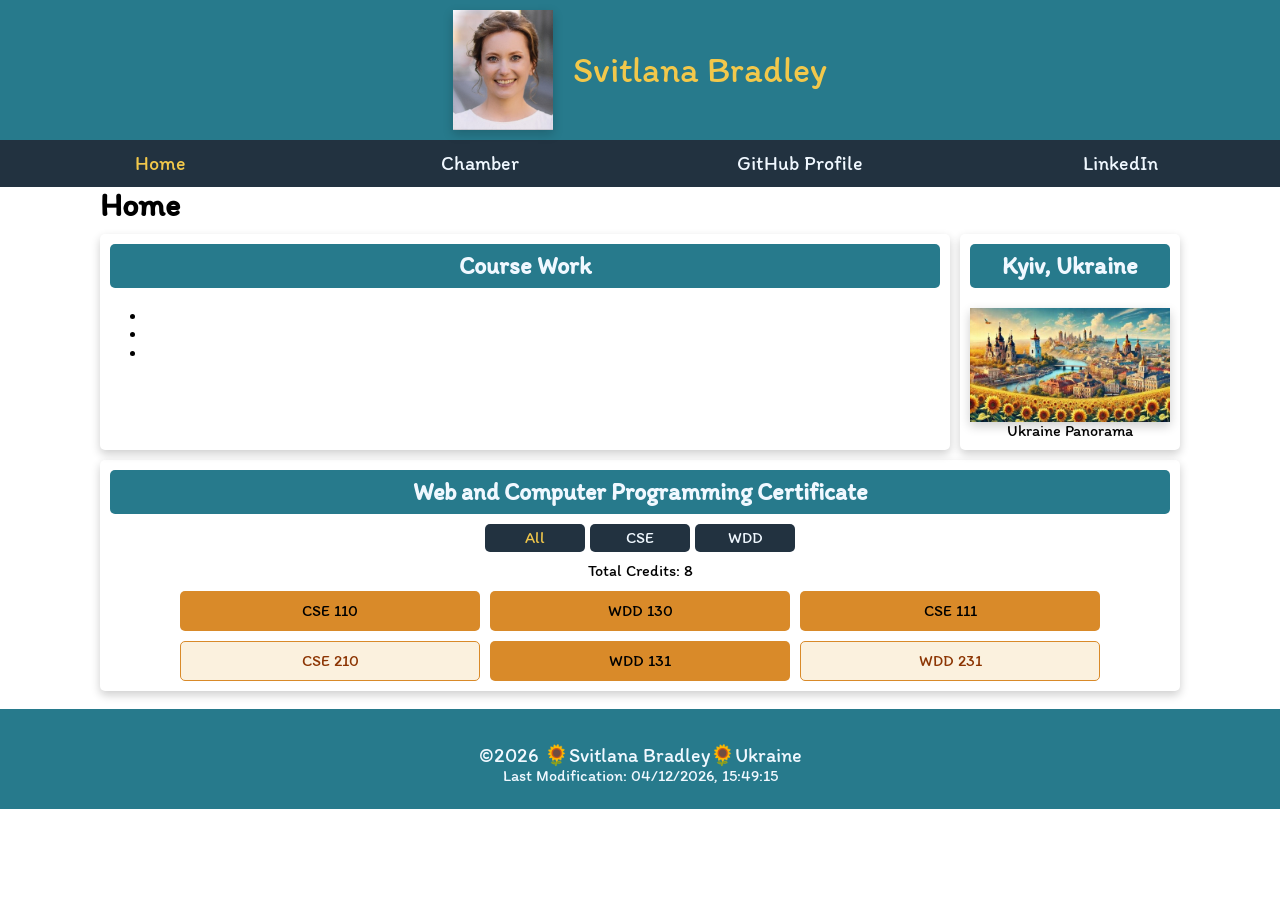
<file: index.html>
<!DOCTYPE html>
<html lang="en">
<head>
    <meta charset="UTF-8">
    <meta name="viewport" content="width=device-width, initial-scale=1.0">
    <title>WDD 231 - Dynamic Web Fundamentals - Svitlana Bradley</title>
    <meta name="description" content="WDD 231 - Dynamic Web Fundamentals - Svitlana Bradley. Home Page">
    <meta name="author" content="Svitlana Bradley">
    <meta property="og:title" content="Svitlana Bradley Front-End Developer">
    <meta property="og:type" content="website">
    <meta property="og:image" content="https://img.freepik.com/free-photo/html-css-collage-concept-with-person_23-2150062008.jpg?t=st=1741602737~exp=1741606337~hmac=dac91a04d1b27e3e2977d32f5aef14d53e149711a5516a448cbdefd9bb5e5afb&w=996">
    <meta property="og:url" content="https://svitlanabradley.github.io/wdd231/">
    <link rel="stylesheet" href="styles/normalize.css">
    <link rel="stylesheet" href="styles/small.css">
    <link rel="stylesheet" href="styles/larger.css">
    <script src="scripts/getdates.js" defer></script>
    <script src="scripts/navigation.js" defer></script>
    <script src="scripts/course.js" type="module" defer></script>
    <link rel="preconnect" href="https://fonts.googleapis.com">
    <link rel="preconnect" href="https://fonts.gstatic.com" crossorigin>
    <link href="https://fonts.googleapis.com/css2?family=Itim&display=swap" rel="stylesheet">
</head>
<body>
    
    <header> 
        <img class="img-about" src="images/profile.jpg" alt="Profile Picture">
        <span class="name">Svitlana Bradley</span>
        <button id="menu"></button>
    </header>
        
    <nav>   
        <ul class="navigation">
            <li><a href="#"  class="active">Home</a></li>              
            <li><a href="#">Chamber</a></li>
            <li><a href="https://github.com/svitlanabradley">GitHub Profile</a></li>  
            <li><a href="www.linkedin.com/in/svitlana-bradley-a87550129">LinkedIn</a></li> 
        </ul>        
    </nav>
    

    <main>
        <h1>Home</h1>
        <div class="work-country">
            <section class="course-work">
                <h2>Course Work</h2>
                <ul>
                    <li></li>
                    <li></li>
                    <li></li>
                </ul>
            </section>
    
            <section class="country">  
                <h2>Kyiv, Ukraine</h2> 
                <figure>
                    <img src="images/ukraine_panorama.jpg" alt="Ukraine Panorama">
                    <figcaption>Ukraine Panorama</figcaption>
                </figure>
            </section>
        </div>

        <section class="certificate">
            <h2>Web and Computer Programming Certificate</h2>
            <ul  class="courses-nav">
                <li><a href="#" class="nav-item active" id="all">All</a></li>
                <li><a href="#" class="nav-item" id="cse">CSE</a></li>
                <li><a href="#" class="nav-item" id="wdd">WDD</a></li>
            </ul>

            <p id="totalCredits"></p>

            <ul id="courseList"></ul>
            <dialog id="course-details">
                <div>
                    <h2>Sample Title</h2>
                    <button>x</button>
                </div>
                <h3></h3>
                <p></p>
            </dialog>
        </section>
        <br>
    </main>

    <footer>
        <br>
        <p class="par">©<span id="currentyear"></span> 🌻Svitlana Bradley🌻Ukraine </p>
        <p id="lastModified"></p>
    </footer>
    
</body>
</html>
</file>
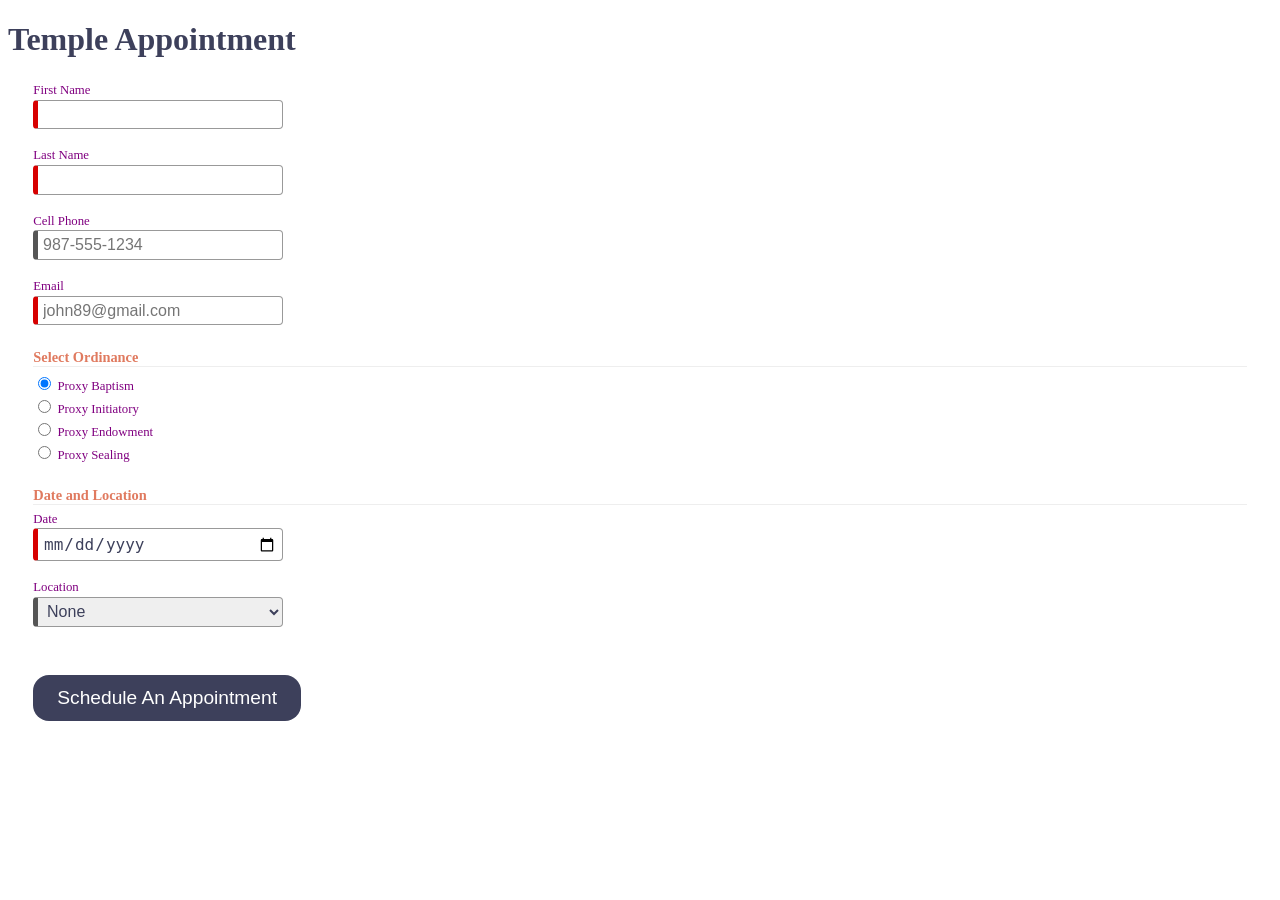
<file: week4/startHere/startHere/index.html>
<!DOCTYPE html>
<html lang="en">

<head>
  <meta charset="UTF-8">
  <meta name="viewport" content="width=device-width, initial-scale=1.0">
  <meta name="description" content="Web Lab Start File">
  <meta name="author" content="Paul Cheney">

  <link rel="stylesheet" href="styles/small.css">
  <link rel="stylesheet" href="styles/large.css">

  <script src="js/scripts.js"></script>

  <title>Web Lab Start File</title>
</head>

<body>

  <main>
    <h1>Temple Appointment</h1>

    <form method="GET" action="thanks.html" class="designOne">
      <label>First Name <input type="text" name="first" required autocomplete="given-name" title="Your First Name"></label>
        <label>Last Name <input type="text" name="last" required autocomplete="family-name" title="Your Last Name"></label>
        <label>Cell Phone <input type="tel" name="phone"  autocomplete="tel" title="A Phone Number with dashes" placeholder="987-555-1234" ></label>
        <label>Email <input type="email" name="email" required placeholder="john89@gmail.com"  title="Your Email" autocomplete="email"></label>
  

        <h3>Select Ordinance</h3>
        <label><input type="radio" name="ordinance" value="Baptism" checked> Proxy Baptism</label>
        <label><input type="radio" name="ordinance" value="Initiatory"> Proxy Initiatory</label>
        <label><input type="radio" name="ordinance" value="Endowment"> Proxy Endowment</label>
        <label><input type="radio" name="ordinance" value="Sealing"> Proxy Sealing</label>

        
        <h3>Date and Location</h3>
        <label>Date <input type="date" name="date" required></label>

        <label>Location
          <select name="location" required>
            <option value="">None</option>
            <option value="Payson">Payson</option>
            <option value="Orem">Orem</option>
            <option value="Provo City Center">Provo City Center</option>
        </label>

        <input type="submit" value="Schedule An Appointment">
    </form>

    
  </main>

</body>
</html>
</file>
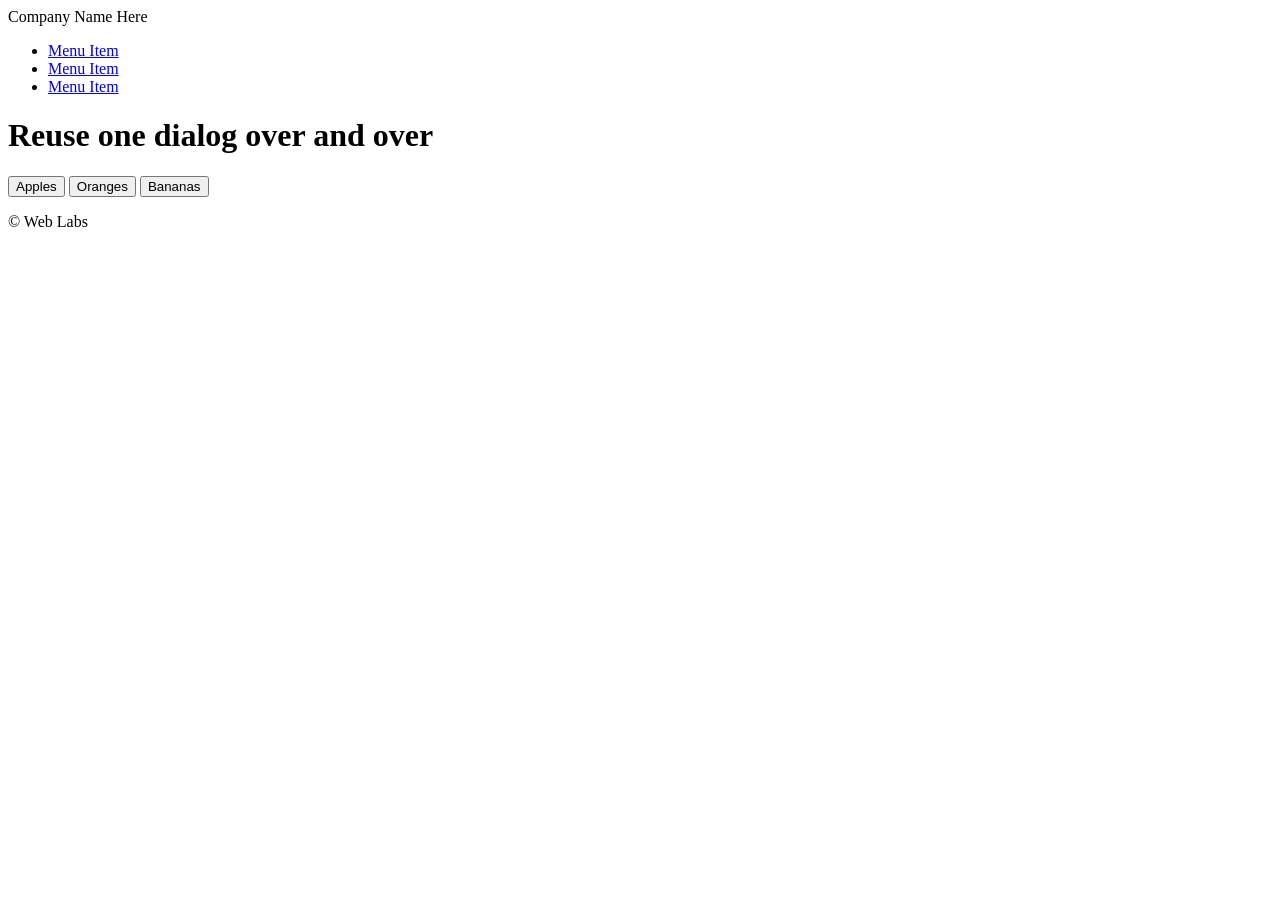
<file: week4/startLab/startLab/index.html>
<!DOCTYPE html>
<html lang="en">

<head>
  <meta charset="UTF-8">
  <meta name="viewport" content="width=device-width, initial-scale=1.0">
  <meta name="description" content="Web Lab Start File">
  <meta name="author" content="Paul Cheney">

  <link rel="stylesheet" href="styles/small.css">
  <link rel="stylesheet" href="styles/large.css">

  <title>Web Lab Start File</title>
</head>

<body>
  <header>
    <span>Company Name Here</span>
  </header>

  <nav>
    <ul>
      <li><a href="#">Menu Item</a></li>
      <li><a href="#">Menu Item</a></li>
      <li><a href="#">Menu Item</a></li>
    </ul>
  </nav>

  <main>
    <h1>Reuse one dialog over and over</h1>
    <button id="openButton1">Apples</button>
    <button id="openButton2">Oranges</button>
    <button id="openButton3">Bananas</button>
    
    <dialog id="dialogBox">
      <div></div>
      <button id="closeButton">Close</button>
    </dialog>


  </main>

  <footer>
    <p>&copy; Web Labs</p>
  </footer>

  <script src="js/scripts.js"></script>
</body>
</html>
</file>
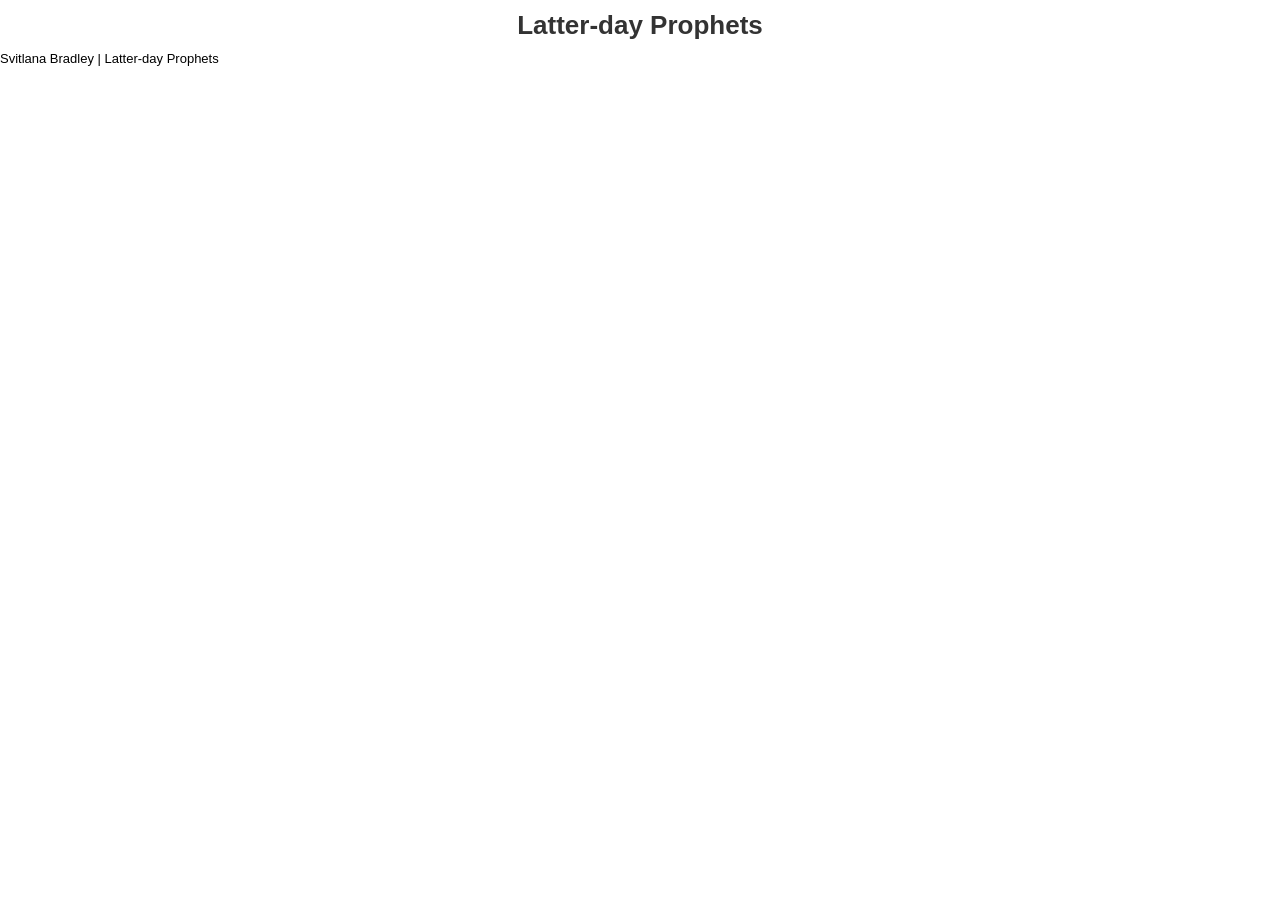
<file: prophets.html>
<!DOCTYPE html>
<html lang="en">
<head>
    <meta charset="UTF-8">
    <meta name="viewport" content="width=device-width, initial-scale=1.0">
    <title>Latter-day Prophets</title>
    <meta name="description" content="WDD 231 - Dynamic Web Fundamentals - Svitlana Bradley. Latter-day Prophets">
    <meta name="author" content="Svitlana Bradley">
    <link rel="stylesheet" href="styles/prophets.css">
    <script src="scripts/prophets.js" defer></script>
</head>
<body>
    <header>
        <h1>Latter-day Prophets</h1>
      </header>
      <main>
        <div id="cards"></div>
      </main>
      <footer>
        Svitlana Bradley | Latter-day Prophets
      </footer>
</body>
</html>
</file>
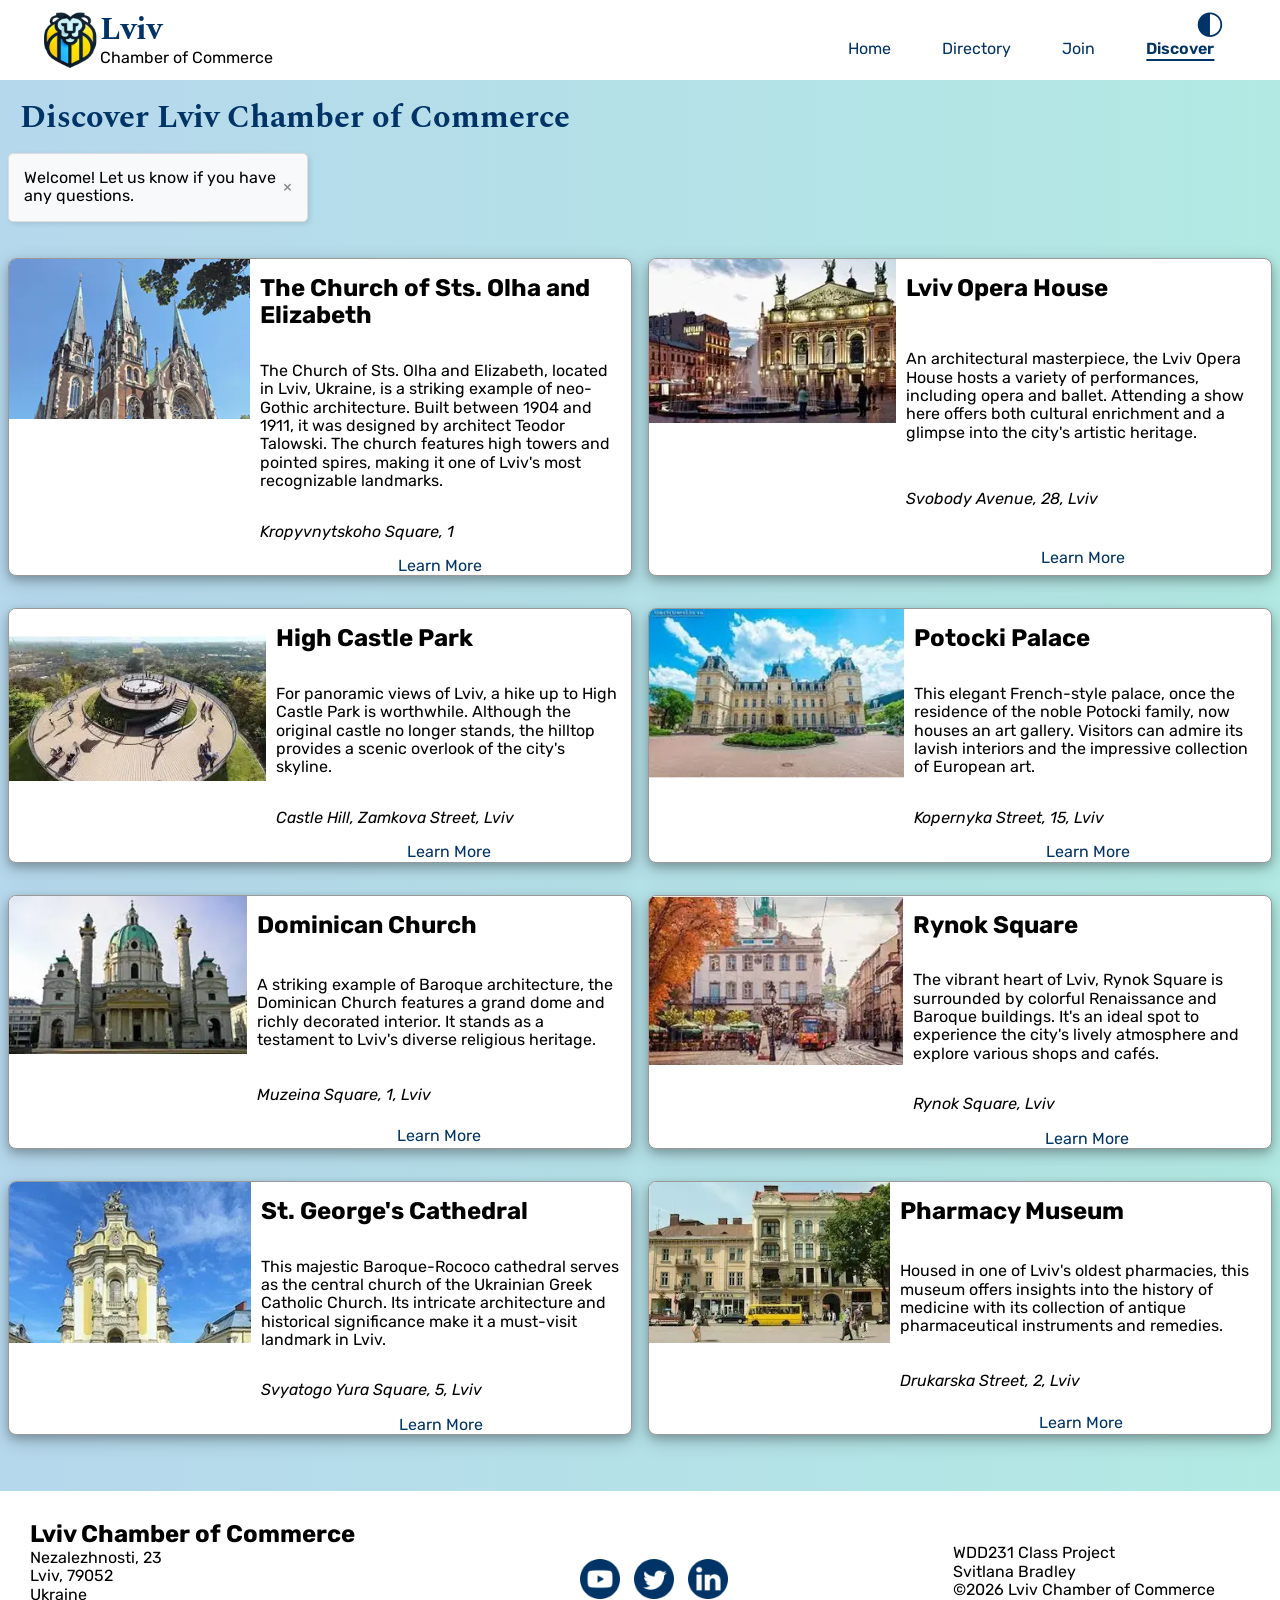
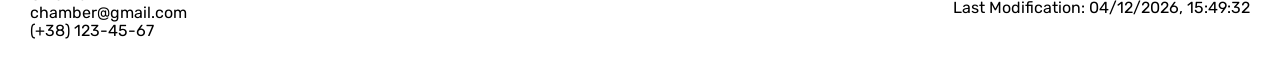
<file: chamber/discover.html>
<!DOCTYPE html>
<html lang="en">
<head>
    <meta charset="UTF-8">
    <meta name="viewport" content="width=device-width, initial-scale=1.0">
    <title>Discover Lviv Chamber of Commerce</title>
    <meta name="description" content="Lviv Chamber of Commerce & Industry – your trusted partner in business development, networking, international trade, and investment opportunities in Ukraine.">
    <meta name="author" content="Svitlana Bradley">
    <meta property="og:title" content="Lviv Chamber of Commerce & Industry - Business & Trade Hub">
    <meta property="og:type" content="website">
    <meta property="og:image" content="https://img.freepik.com/free-photo/business-people-investing-startup-buiness_53876-14766.jpg?t=st=1741963068~exp=1741966668~hmac=66ccfc6429d1575017d3fdf5443abad26c345c62c080b6f7b6da9c602c68761a&w=1380">
    <meta property="og:url" content="https://svitlanabradley.github.io/wdd231/chamber/directory.html">
    <link rel="preconnect" href="https://fonts.googleapis.com">
    <link rel="preconnect" href="https://fonts.gstatic.com" crossorigin>
    <link href="https://fonts.googleapis.com/css2?family=Rubik:ital,wght@0,300..900;1,300..900&family=Spectral:ital,wght@0,200;0,300;0,400;0,500;0,600;0,700;0,800;1,200;1,300;1,400;1,500;1,600;1,700;1,800&display=swap" rel="stylesheet">
       
    
    <link rel="stylesheet" href="styles/normalize.css">
    <link rel="stylesheet" href="styles/small.css">
    <link rel="stylesheet" href="styles/medium.css">
    <link rel="stylesheet" href="styles/large.css">
    <link rel="icon" href="images/favicon.ico">

    <script src="scripts/getdates.js" defer></script>
    <script src="scripts/navigation.js" defer></script>
    <script src="scripts/welcome-sidebar.js" defer></script>
    <script src="scripts/interests.js" type="module"></script>

</head>
<body class="discover-page">
    <header>
        <div class="logo">
            <img src="images/apple-touch-icon.png" alt="Lviv Chamber of Commerce Logo">
            <div>
                <h1>Lviv</h1>
                <p>Chamber of Commerce</p>
            </div>
        </div>
        <button id="menu" aria-label="Toggle navigation menu"></button>
        <nav id="animateme">
            <ul class="navigation">
                <li><a href="index.html" class="nav-item">Home</a></li>
                <li><a href="directory.html" class="nav-item">Directory</a></li>
                <li><a href="join.html" class="nav-item">Join</a></li>
                <li><a href="discover.html" class="nav-item active">Discover</a></li>
            </ul>
        </nav>
        <button id="light-dark" aria-label="Toggle light dark theme"></button>
    </header>
    <main>
        <h1>Discover Lviv Chamber of Commerce</h1>

        <div id="messageBox">
            <span id="messageContent"></span>
            <button id="closeBtn">&times;</button>
        </div>
        
        <div id="interests"></div>
    </main>
    <footer>
        <div>
            <h2>Lviv Chamber of Commerce</h2>
            <p>Nezalezhnosti, 23</p>
            <p>Lviv, 79052</p>
            <p>Ukraine</p>
            <p>chamber@gmail.com</p>
            <p>(+38) 123-45-67</p>
        </div>

        <div>
            <a href="youtube.com"><img src="images/youtube_icon.png" alt="Youtube Icon"></a>
            <a href="twitter.com"><img src="images/twitter_icon.png" alt="Twitter Icon"></a>
            <a href="linkedin.com"><img src="images/linkedin_icon.png" alt="LinkedIn Icon"></a>
        </div>

        <div>
            <p>WDD231 Class Project</p>
            <p>Svitlana Bradley</p>
            <p class="par">©<span id="currentyear"></span> Lviv Chamber of Commerce</p>
            <p id="lastModified"></p>
        </div>
    </footer>
</body>
</html>
</file>
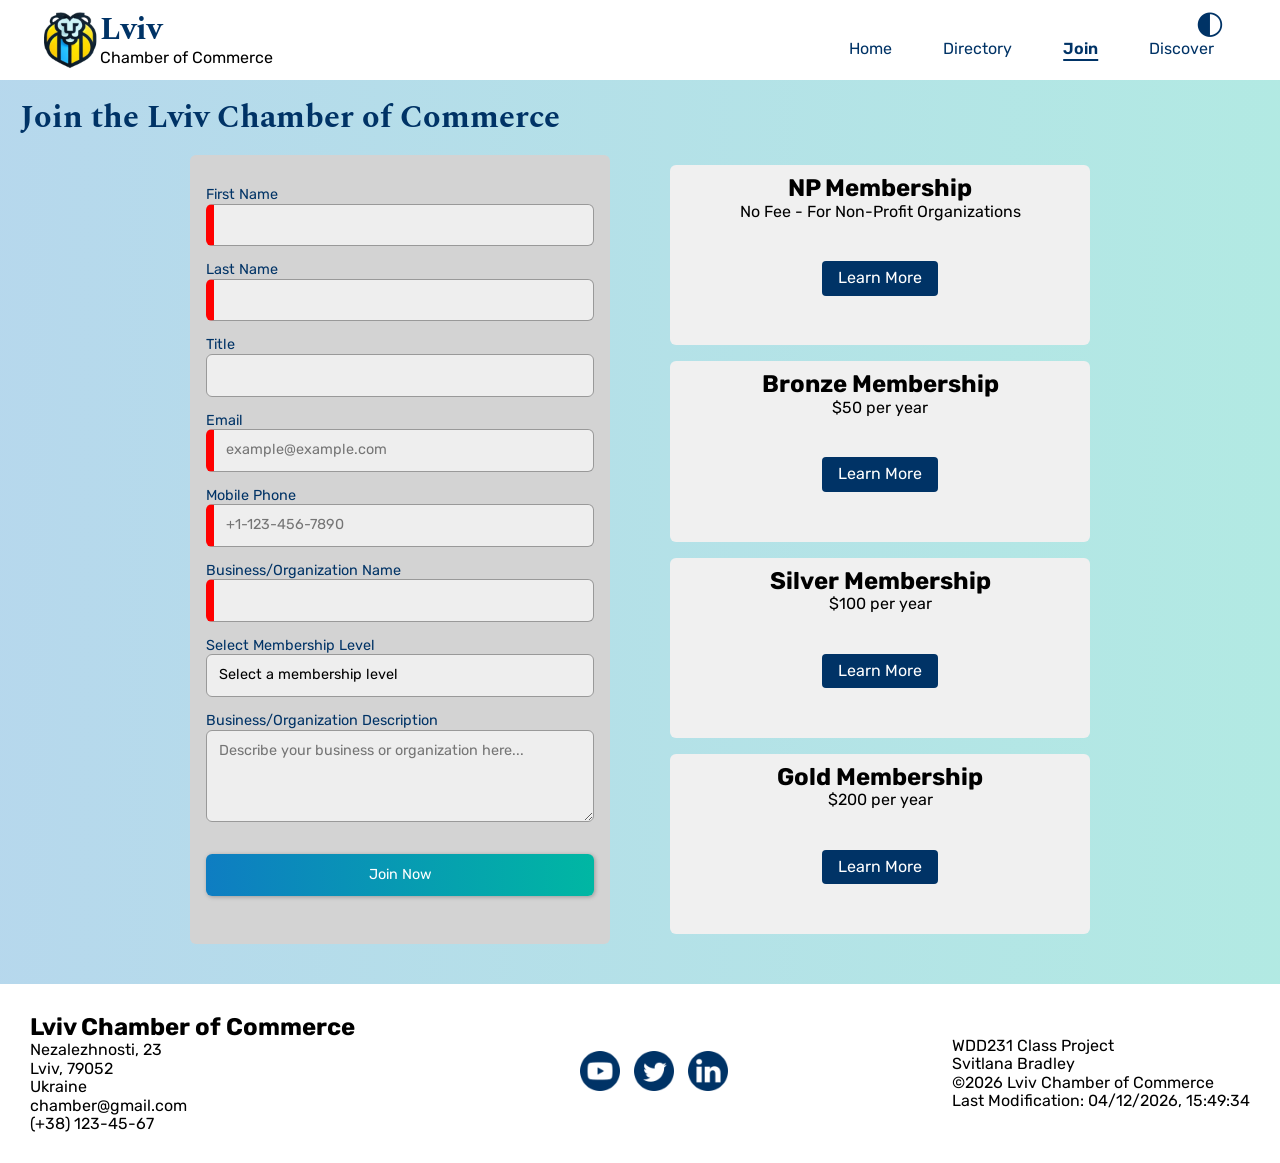
<file: chamber/join.html>
<!DOCTYPE html>
<html lang="en">
<head>
    <meta charset="UTF-8">
    <meta name="viewport" content="width=device-width, initial-scale=1.0">
    <title>Join Lviv Chamber of Commerce</title>
    <meta name="description" content="Lviv Chamber of Commerce & Industry – your trusted partner in business development, networking, international trade, and investment opportunities in Ukraine.">
    <meta name="author" content="Svitlana Bradley">
    <meta property="og:title" content="Lviv Chamber of Commerce & Industry - Business & Trade Hub">
    <meta property="og:type" content="website">
    <meta property="og:image" content="https://img.freepik.com/free-photo/business-people-investing-startup-buiness_53876-14766.jpg?t=st=1741963068~exp=1741966668~hmac=66ccfc6429d1575017d3fdf5443abad26c345c62c080b6f7b6da9c602c68761a&w=1380">
    <meta property="og:url" content="https://svitlanabradley.github.io/wdd231/chamber/directory.html">
    <link rel="preconnect" href="https://fonts.googleapis.com">
    <link rel="preconnect" href="https://fonts.gstatic.com" crossorigin>
    <link href="https://fonts.googleapis.com/css2?family=Rubik:ital,wght@0,300..900;1,300..900&family=Spectral:ital,wght@0,200;0,300;0,400;0,500;0,600;0,700;0,800;1,200;1,300;1,400;1,500;1,600;1,700;1,800&display=swap" rel="stylesheet">
    <link rel="icon" href="images/favicon.ico">
    <link rel="stylesheet" href="styles/normalize.css">
    <link rel="stylesheet" href="styles/small.css">
    <link rel="stylesheet" href="styles/large.css">
    <link rel="stylesheet" href="styles/join-page.css">

    <script src="scripts/getdates.js" defer></script>
    <script src="scripts/navigation.js" defer></script>
    <script src="scripts/join-page.js" defer></script>

</head>
<body class="home-page">
    <header>
        <div class="logo">
            <img src="images/apple-touch-icon.png" alt="Lviv Chamber of Commerce Logo">
            <div>
                <h1>Lviv</h1>
                <p>Chamber of Commerce</p>
            </div>
        </div>
        <button id="menu"></button>
        <nav id="animateme">
            <ul class="navigation">
                <li><a href="index.html" class="nav-item">Home</a></li>
                <li><a href="directory.html" class="nav-item">Directory</a></li>
                <li><a href="join.html" class="nav-item active">Join</a></li>
                <li><a href="discover.html" class="nav-item">Discover</a></li>
            </ul>
        </nav>
        <button id="light-dark"></button>
    </header>
    <main>
        <h1>Join the Lviv Chamber of Commerce</h1>
        <br>
        <div class="join-page">
            <form method="get" action="thankyou.html" class="frm">
                
                <label>First Name<input type="text" name="fname" id="fname" required></label>
                <label>Last Name<input type="text" name="lname" id="lname" required></label>
                <label>Title<input type="text" name="organization-title" id="organization-title" autocomplete="organization-title" pattern="[A-Za-z\- ]{7,}" title="Please enter a valid title with only letters, hyphens, and spaces (minimum 7 characters)"></label>
                <label>Email<input type="email" name="email" id="email" autocomplete="email" placeholder="example@example.com" title="Please enter a valid email address" required></label>
                <label>Mobile Phone<input type="tel" name="mobile" id="mobile" autocomplete="tel" pattern="^\+?[0-9]{1,3}-?[0-9]{3}-?[0-9]{3}-?[0-9]{4}$" placeholder="+1-123-456-7890" title="Please enter a valid mobile phone number" required></label>
                <label>Business/Organization Name<input type="text" name="organization-name" id="organization-name" autocomplete="organization"  title="Please enter the name of the business or organization" required></label>
                <label>Select Membership Level<select name="membership-level" id="membership-level" required>
                    <option value="" disabled selected>Select a membership level </option>
                    <option value="np">NP Membership - Non-Profit (No Fee)</option>
                    <option value="bronze">Bronze Membership</option>
                    <option value="silver">Silver Membership</option>
                    <option value="gold">Gold Membership</option>
                </select></label>
                <label>Business/Organization Description<textarea id="organization-description" name="organization-description" title="Please provide a brief description of the business or organization" rows="4" cols="50" placeholder="Describe your business or organization here..." required></textarea></label>
                <input type="hidden" id="timestamp" name="timestamp">
                <input type="submit" value="Join Now">
            </form>
    
            <div class="membership-cards">
                <div class="card" id="np-card">
                    <h2>NP Membership</h2>
                    <p>No Fee - For Non-Profit Organizations</p>
                    <button id="openButton1">Learn More</button>
                </div>
                <div class="card" id="bronze-card">
                    <h2>Bronze Membership</h2>
                    <p>$50 per year</p>
                    <button id="openButton2">Learn More</button>
                </div>
                <div class="card" id="silver-card">
                    <h2>Silver Membership</h2>
                    <p>$100 per year</p>
                    <button id="openButton3">Learn More</button>
                </div>
                <div class="card" id="gold-card">
                    <h2>Gold Membership</h2>
                    <p>$200 per year</p>
                    <button id="openButton4">Learn More</button>
                </div>
    
                <dialog id="modal-content">
                    <div></div>
                    <button id="closeButton">&times;</button>
                </dialog>
            </div>
        </div>

    </main>

    <footer>
        <div>
            <h2>Lviv Chamber of Commerce</h2>
            <p>Nezalezhnosti, 23</p>
            <p>Lviv, 79052</p>
            <p>Ukraine</p>
            <p>chamber@gmail.com</p>
            <p>(+38) 123-45-67</p>
        </div>

        <div>
            <a href="youtube.com"><img src="images/youtube_icon.png" alt="Youtube Icon"></a>
            <a href="twitter.com"><img src="images/twitter_icon.png" alt="Twitter Icon"></a>
            <a href="linkedin.com"><img src="images/linkedin_icon.png" alt="LinkedIn Icon"></a>
        </div>

        <div>
            <p>WDD231 Class Project</p>
            <p>Svitlana Bradley</p>
            <p class="par">©<span id="currentyear"></span> Lviv Chamber of Commerce</p>
            <p id="lastModified"></p>
        </div>
    </footer>
</body>
</html>
</file>
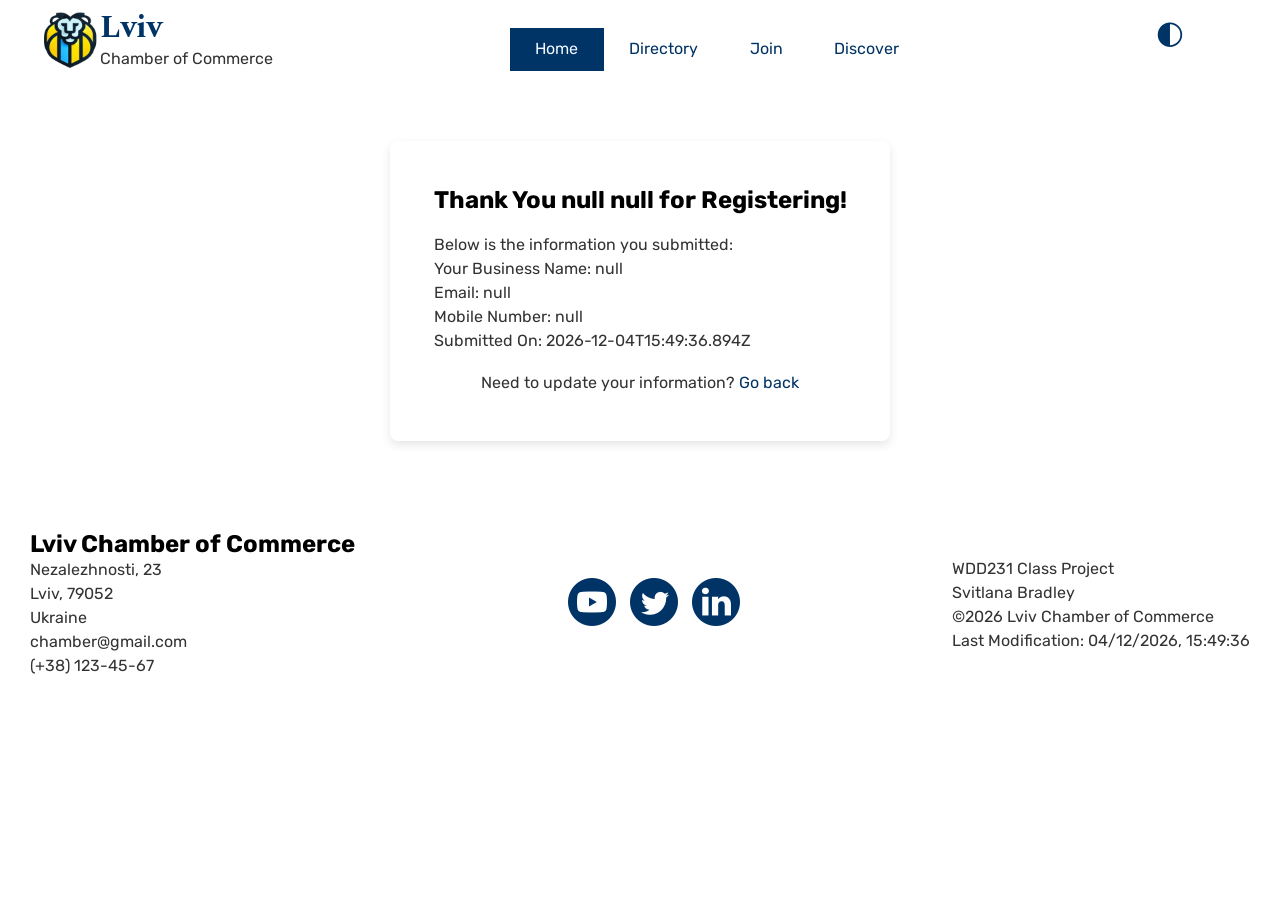
<file: chamber/thankyou.html>
<!DOCTYPE html>
<html lang="en">
<head>
    <meta charset="UTF-8">
    <meta name="viewport" content="width=device-width, initial-scale=1.0">
    <title>Directory Page Lviv Chamber of Commerce</title>
    <meta name="description" content="Lviv Chamber of Commerce & Industry – your trusted partner in business development, networking, international trade, and investment opportunities in Ukraine.">
    <meta name="author" content="Svitlana Bradley">
    <meta property="og:title" content="Lviv Chamber of Commerce & Industry - Business & Trade Hub">
    <meta property="og:type" content="website">
    <meta property="og:image" content="https://img.freepik.com/free-photo/business-people-investing-startup-buiness_53876-14766.jpg?t=st=1741963068~exp=1741966668~hmac=66ccfc6429d1575017d3fdf5443abad26c345c62c080b6f7b6da9c602c68761a&w=1380">
    <meta property="og:url" content="https://svitlanabradley.github.io/wdd231/chamber/directory.html">
    <link rel="preconnect" href="https://fonts.googleapis.com">
    <link rel="preconnect" href="https://fonts.gstatic.com" crossorigin>
    <link href="https://fonts.googleapis.com/css2?family=Rubik:ital,wght@0,300..900;1,300..900&family=Spectral:ital,wght@0,200;0,300;0,400;0,500;0,600;0,700;0,800;1,200;1,300;1,400;1,500;1,600;1,700;1,800&display=swap" rel="stylesheet">
    <link rel="icon" href="images/favicon.ico">
    <link rel="stylesheet" href="styles/normalize.css">
    <link rel="stylesheet" href="styles/chamber-small.css">
    <link rel="stylesheet" href="styles/chamber-large.css">
    <link rel="stylesheet" href="styles/thankyou.css">

    <script src="scripts/getdates.js" defer></script>
    <script src="scripts/navigation.js" defer></script>
    <script src="scripts/thankyou.js" defer></script>
 

</head>
<body>
    <header>
        <div class="logo">
            <img src="images/apple-touch-icon.png" alt="Lviv Chamber of Commerce Logo">
            <div>
                <h1>Lviv</h1>
                <p>Chamber of Commerce</p>
            </div>
        </div>
        <button id="menu"></button>
        <nav id="animateme">
            <ul class="navigation">
                <li><a href="index.html" class="nav-item active">Home</a></li>
                <li><a href="directory.html" class="nav-item">Directory</a></li>
                <li><a href="join.html" class="nav-item">Join</a></li>
                <li><a href="#" class="nav-item">Discover</a></li>
            </ul>
        </nav>
        <button id="theme"></button>
    </header>
    <main>
        <div id="info"></div>
        <br>
        <p>Need to update your information? <a href="index.html">Go back</a></p>

    </main>
    <footer>
        <div>
            <h2>Lviv Chamber of Commerce</h2>
            <p>Nezalezhnosti, 23</p>
            <p>Lviv, 79052</p>
            <p>Ukraine</p>
            <p>chamber@gmail.com</p>
            <p>(+38) 123-45-67</p>
        </div>

        <div>
            <a href="youtube.com"><img src="images/youtube_icon.png" alt="Youtube Icon"></a>
            <a href="twitter.com"><img src="images/twitter_icon.png" alt="Twitter Icon"></a>
            <a href="linkedin.com"><img src="images/linkedin_icon.png" alt="LinkedIn Icon"></a>
        </div>

        <div>
            <p>WDD231 Class Project</p>
            <p>Svitlana Bradley</p>
            <p class="par">©<span id="currentyear"></span> Lviv Chamber of Commerce</p>
            <p id="lastModified"></p>
        </div>
    </footer>
</body>
</html>
</file>
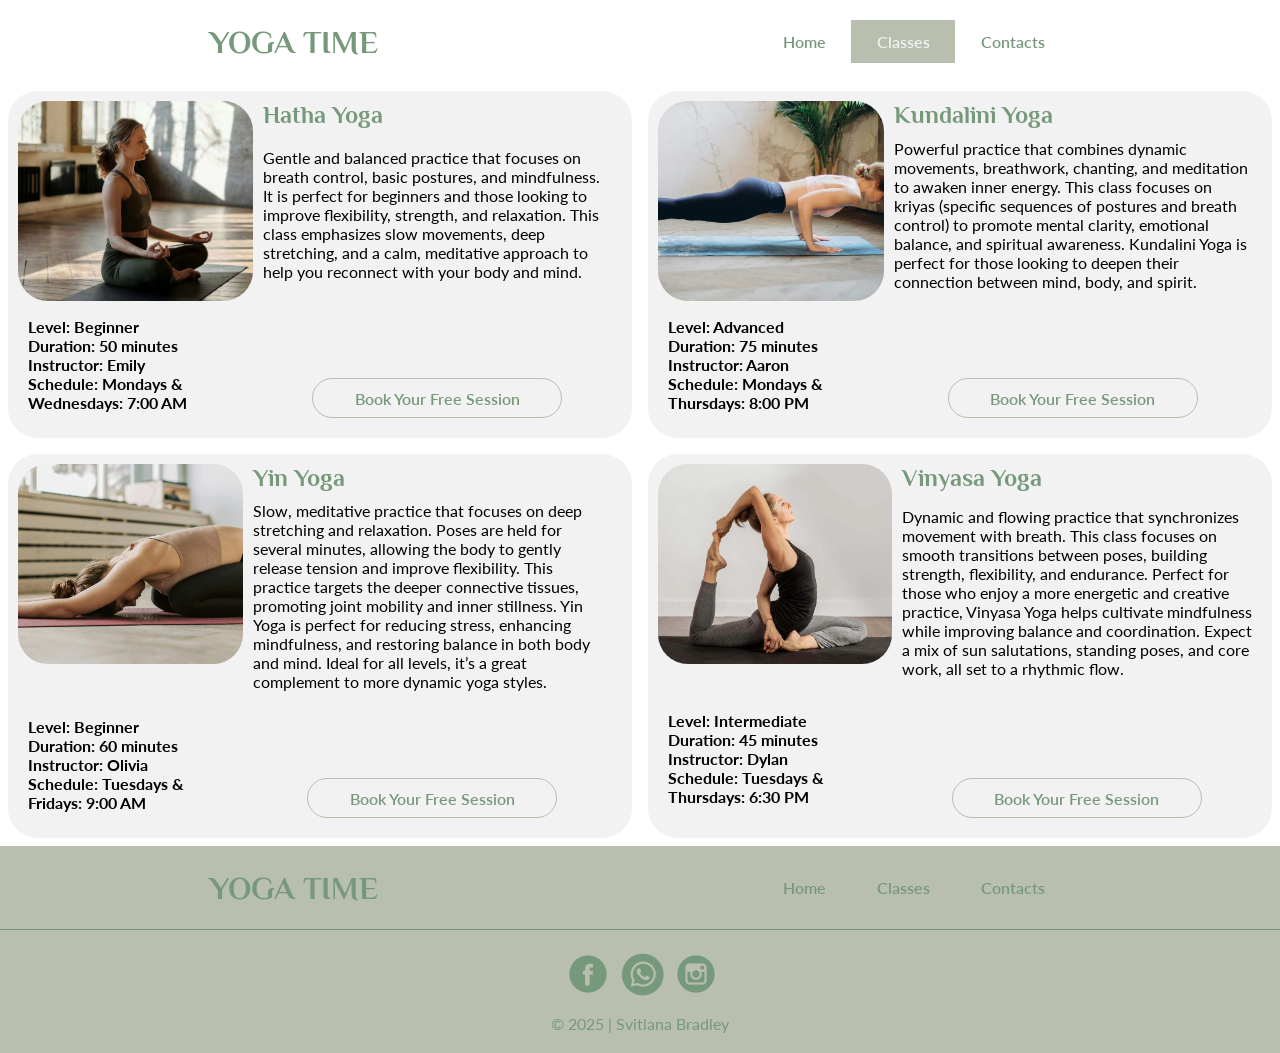
<file: yoga-studio/classes.html>
<!DOCTYPE html>
<html lang="en">

<head>
    <!-- Meta Information -->
    <meta charset="UTF-8">
    <meta name="viewport" content="width=device-width, initial-scale=1.0">   
    <meta name="description" content="Welcome to Yoga Time Studio – your space for mindfulness, movement, and relaxation. Explore our yoga classes and start your journey today!">
    <meta name="author" content="Svitlana Bradley">

    <!-- Preloading Fonts for Better Performance -->
    <link rel="preconnect" href="https://fonts.googleapis.com">
    <link rel="preconnect" href="https://fonts.gstatic.com" crossorigin>
    <link href="https://fonts.googleapis.com/css2?family=Lato:wght@100;300;400;700;900&family=Philosopher:wght@400;700&display=swap" rel="stylesheet">

    <!-- Favicon for browser tab -->
    <link rel="icon" href="images/yoga-favicon.ico">

    <!-- Stylesheets -->
    <link rel="stylesheet" href="styles/small.css">
    <link rel="stylesheet" href="styles/medium.css">
    <link rel="stylesheet" href="styles/large.css">

    <!-- JavaScript (Defer ensures script loads after the page) -->
    <script src="scripts/yoga-classes.js" defer></script>
    <script src="scripts/yogatime.js" defer></script>

    <!-- Title of the Page -->
    <title>Yoga Classes | Find the Perfect Practice at Yoga Time Studio</title>
</head>

<body class="classes-page">

    <!-- Header Section -->
    <header>
        <a href="index.html">
            <h1>YOGA TIME</h1>
        </a>

        <!-- Accessible Navigation Menu Button -->
        <button id="menu" aria-label="Toggle navigation menu"></button>

        <nav id="animateme">
            <ul class="navigation">
                <li><a href="index.html">Home</a></li>
                <li class="active"><a href="classes.html">Classes</a></li>
                <li><a href="contacts.html">Contacts</a></li>
            </ul>
        </nav>
    </header>

    <!-- Main Content Section -->
    <main class="main-classes">
        <div id="classesContainer">
            <!-- Classes will be dynamically loaded here -->
        </div>
    </main>

    <!-- Footer Section -->
    <footer>
        <div class="footer-navigation">
            <h1>YOGA TIME</h1>
            <nav>
                <ul class="navigation">
                    <li><a href="index.html">Home</a></li>
                    <li><a href="classes.html">Classes</a></li>
                    <li><a href="contacts.html">Contacts</a></li>
                </ul>
            </nav>
        </div>

        <!-- Social Media Links -->
        <div class="sociallinks">
            <a href="https://facebook.com">
                    <img src="images/facebook_icon.png" alt="Facebook">
                </a>
            <a href="https://whatsapp.com">
                    <img src="images/whatsapp_icon.png" alt="Whatsapp">
                </a>
            <a href="https://instagram.com">
                    <img src="images/instagram_icon.png" alt="Instagram">
            </a>
        </div>

        <!-- Copyright Notice -->
        <p>&copy; 2025 | Svitlana Bradley</p>
    </footer>

</body>

</html>
</file>
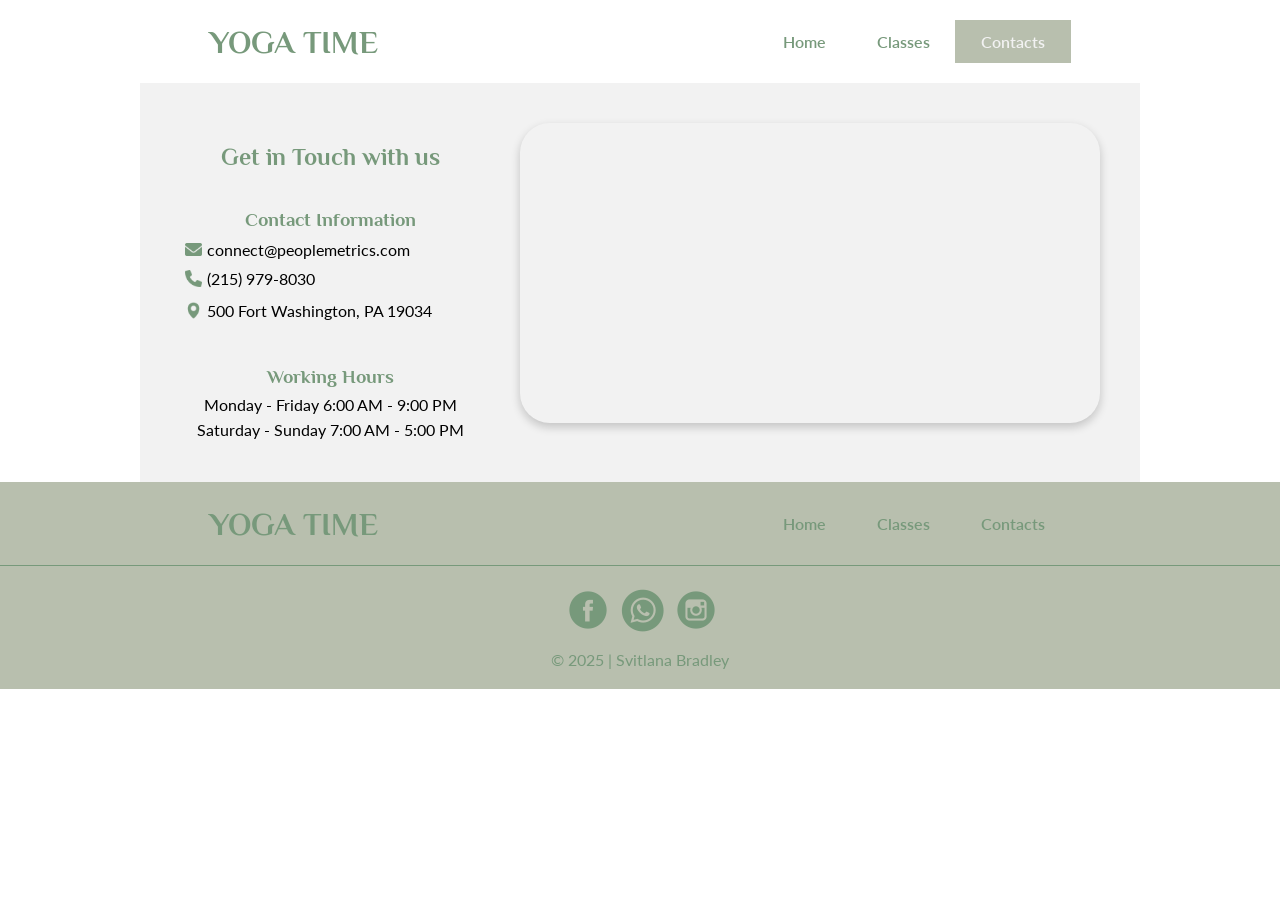
<file: yoga-studio/contacts.html>
<!DOCTYPE html>
<html lang="en">
<head>
    <meta charset="UTF-8">
    <meta name="viewport" content="width=device-width, initial-scale=1.0">
    <title>Contact Us | Yoga Time Studio</title>
    <meta name="description" content="Get in touch with Yoga Time Studio. Find our contact details, address, and working hours here.">
    <meta name="author" content="Svitlana Bradley">

    <!-- Preloading Google Fonts for better performance -->
    <link rel="preconnect" href="https://fonts.googleapis.com">
    <link rel="preconnect" href="https://fonts.gstatic.com" crossorigin>
    <link href="https://fonts.googleapis.com/css2?family=Lato:wght@100;300;400;700;900&family=Philosopher:wght@400;700&display=swap" rel="stylesheet">

    <!-- Favicon for browser tab -->
    <link rel="icon" href="images/yoga-favicon.ico">

    <!-- Stylesheets -->
    <link rel="stylesheet" href="styles/small.css">
    <link rel="stylesheet" href="styles/medium.css">
    <link rel="stylesheet" href="styles/large.css">

    <!-- JavaScript -->
    <script src="scripts/yogatime.js" defer></script>
</head>

<body>
    <!-- Header Section -->
    <header>
        <a href="index.html"><h1>YOGA TIME</h1></a>
        <button id="menu" aria-label="Toggle navigation menu"></button>
        <nav id="animateme">
            <ul class="navigation">
                <li><a href="index.html">Home</a></li>
                <li><a href="classes.html">Classes</a></li>
                <li class="active"><a href="contacts.html">Contacts</a></li>
            </ul>
        </nav>
    </header>

    <!-- Main Content -->
    <main>
        <div class="main-contacts">
            <div>
                <h2>Get in Touch with us</h2>
                <br>

                <!-- Contact Information -->
                <div class="contact">
                    <h3>Contact Information</h3>             
                    <div>
                        <img src="images/email_icon.png" alt="email">
                        <a>connect@peoplemetrics.com</a>
                    </div>
                    <div>
                        <img src="images/phone_icon.png" alt="phone">
                        <a>(215) 979-8030</a>
                    </div>
                    <div>
                        <img src="images/address_icon.png" alt="address">
                        <p>500 Fort Washington, PA 19034</p>
                    </div>
                    <br>
                    <br>

                    <!-- Working Hours -->
                    <h3>Working Hours</h3>
                    <p>Monday - Friday 6:00 AM - 9:00 PM</p>
                    <p>Saturday - Sunday 7:00 AM - 5:00 PM</p>
                </div>
            </div> 
            <br>
            <br>
            
        <!-- Google Maps Embed -->
        <iframe src="https://www.google.com/maps/embed?pb=!1m18!1m12!1m3!1d48257.427947785625!2d-77.06495072899659!3d38.91329343318194!2m3!1f0!2f0!3f0!3m2!1i1024!2i768!4f13.1!3m3!1m2!1s0x89b7c83383bf4d0b%3A0xb2e24143110e27ae!2z0JzRg9C30LXQuSDQk9GW0LvQu9Cy0YPQtA!5e0!3m2!1suk!2sde!4v1733754416226!5m2!1suk!2sde" width="600" height="450" allowfullscreen="" loading="lazy" referrerpolicy="no-referrer-when-downgrade">
        </iframe>
        </div> 

    </main>

    <!-- Footer Section -->
    <footer>
        <div class="footer-navigation">
            <h1>YOGA TIME</h1>
            <nav>
                <ul class="navigation">
                    <li><a href="#">Home</a></li>
                    <li><a href="classes.html">Classes</a></li>
                    <li><a href="contacts.html">Contacts</a></li>
                </ul>
            </nav>
        </div>

        <!-- Social Media Links -->
        <div class="sociallinks">
            <a href="https://facebook.com">
                    <img src="images/facebook_icon.png" alt="Facebook">
                </a>
            <a href="https://whatsapp.com">
                    <img src="images/whatsapp_icon.png" alt="Whatsapp">
                </a>
            <a href="https://instagram.com">
                    <img src="images/instagram_icon.png" alt="Instagram">
            </a>
        </div>
        <p>&copy; 2025 | Svitlana Bradley</p>
    </footer>
</body>
</html>
</file>
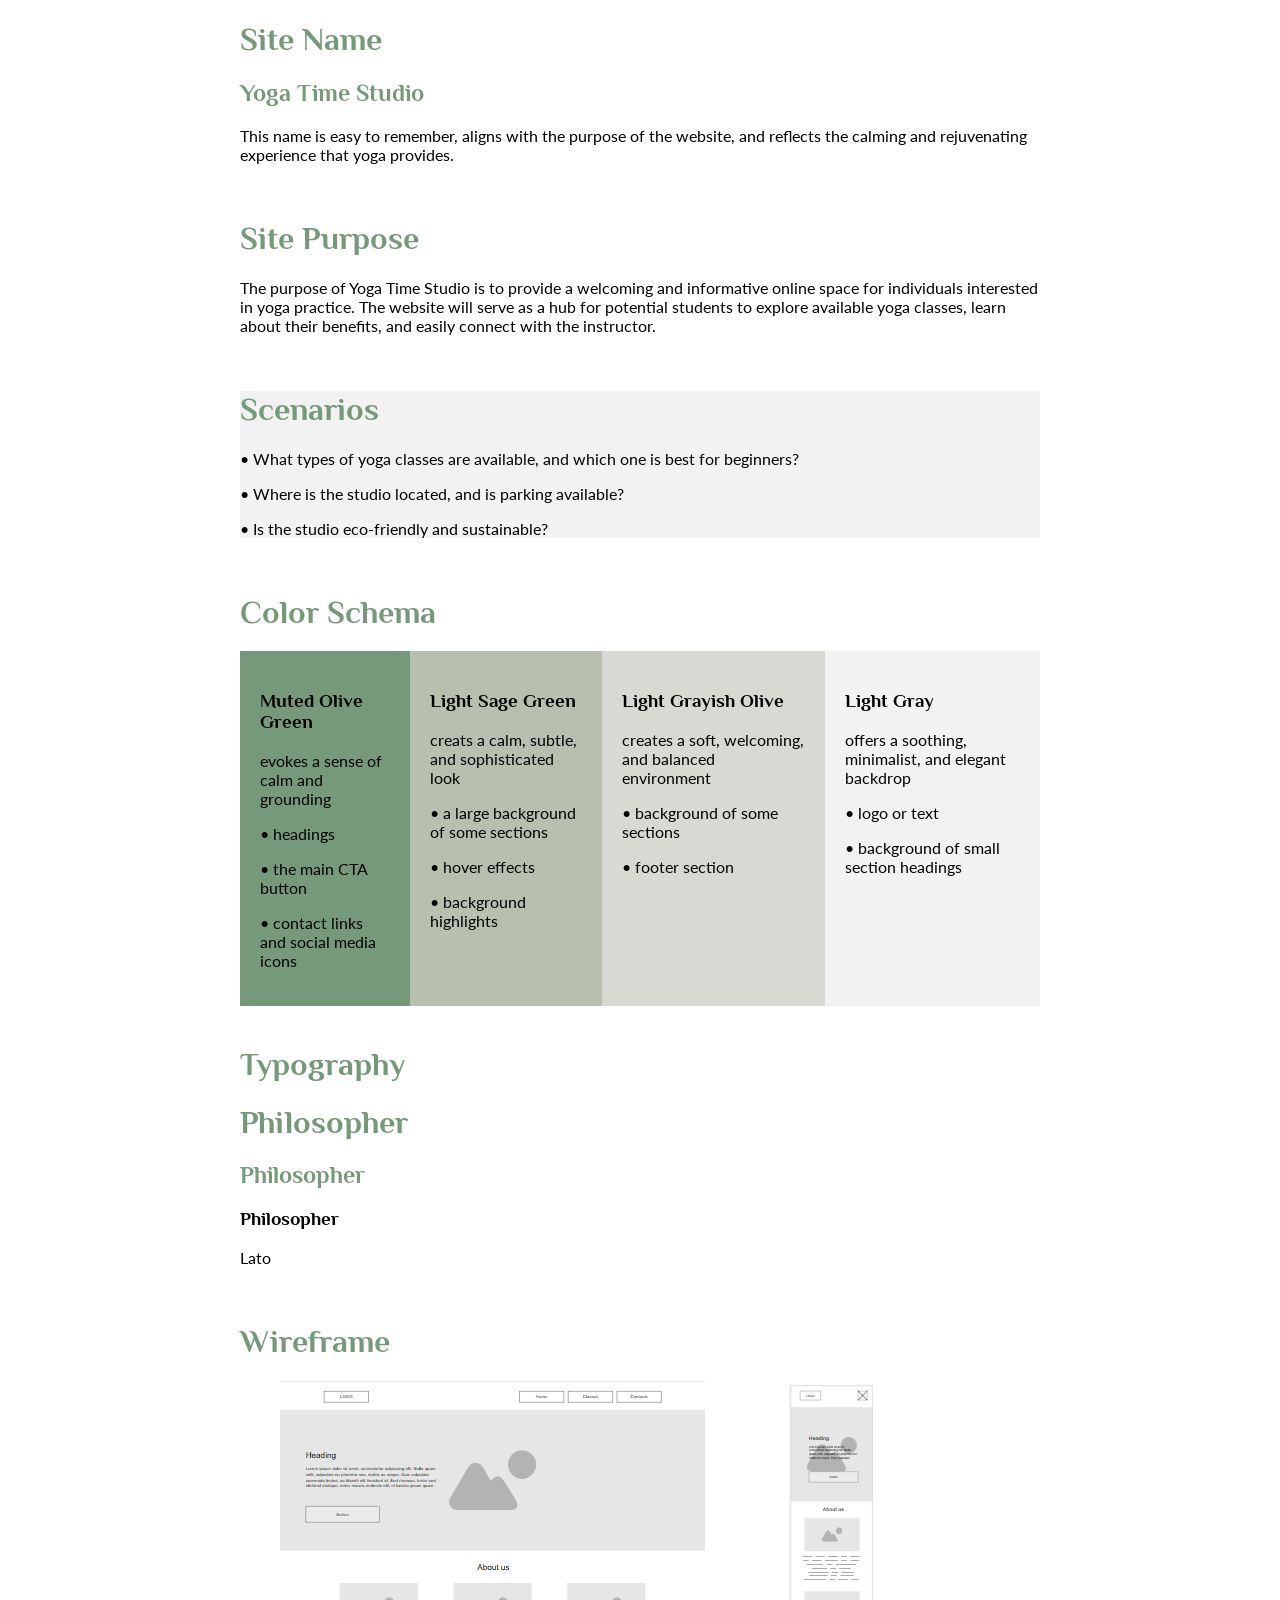
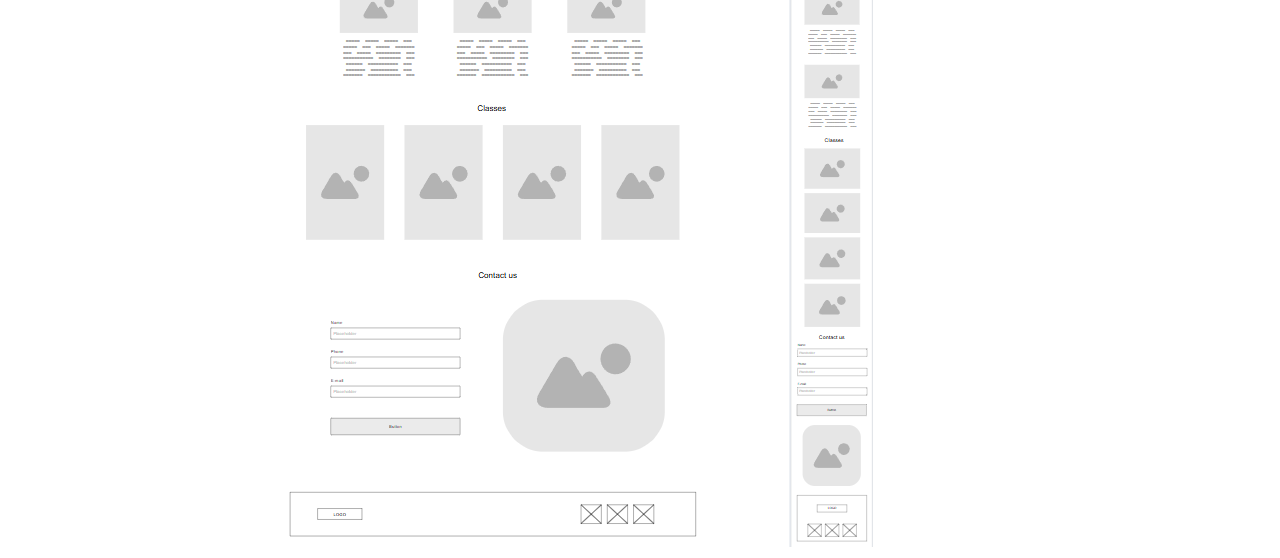
<file: yoga-studio/siteplan.html>
<!DOCTYPE html>
<html lang="en">
<head>
    <meta charset="UTF-8">
    <meta name="viewport" content="width=device-width, initial-scale=1.0">
    <title>Yoga Time Studio</title>
    <meta name="description" content="Welcome to Yoga Time Studio – your space for mindfulness, movement, and relaxation. Explore our yoga classes and start your journey today!">
    <meta name="author" content="Svitlana Bradley">
    <link rel="preconnect" href="https://fonts.googleapis.com">
    <link rel="preconnect" href="https://fonts.gstatic.com" crossorigin>
    <link href="https://fonts.googleapis.com/css2?family=Lato:ital,wght@0,100;0,300;0,400;0,700;0,900;1,100;1,300;1,400;1,700;1,900&family=Philosopher:ital,wght@0,400;0,700;1,400;1,700&display=swap" rel="stylesheet">
    <link rel="stylesheet" href="styles/siteplan.css">
</head>
<body>
    <header></header>
    <main>
        <h1>Site Name</h1>
        <h2>Yoga Time Studio</h2>
        <p>This name is easy to remember, aligns with the purpose of the website, and reflects the calming and rejuvenating experience that yoga provides.</p>
        <br>

        <h1>Site Purpose</h1>
        <p>The purpose of Yoga Time Studio is to provide a welcoming and informative online space for individuals interested in yoga practice. The website will serve as a hub for potential students to explore available yoga classes, learn about their benefits, and easily connect with the instructor.</p>
        <br>

        <div class="scenarios">
            <h1>Scenarios</h1>
            <p>• What types of yoga classes are available, and which one is best for beginners?</p>
            <p>• Where is the studio located, and is parking available?</p>
            <p>• Is the studio eco-friendly and sustainable?</p>
        </div>
        <br>

        <h1>Color Schema</h1>
        <div class="color-schema">
            <div class="color1">
                <h3>Muted Olive Green</h3>
                <p>evokes a sense of calm and grounding</p>
                <p>• headings</p>
                <p>• the main CTA button</p>
                <p>•  contact links and social media icons</p>
            </div>
            
            <div class="color2">
                <h3>Light Sage Green</h3>
                <p>creats a calm, subtle, and sophisticated look</p>
                <p>• a large background of some sections</p>
                <p>• hover effects</p>
                <p>• background highlights</p>
            </div>
            <div class="color3">
                <h3>Light Grayish Olive</h3>
                <p>creates a soft, welcoming, and balanced environment</p>
                <p>• background of some sections</p>
                <p>• footer section</p>
            </div>
            <div class="color4">
                <h3>Light Gray</h3>
                <p>offers a soothing, minimalist, and elegant backdrop</p>
                <p>• logo or text</p>
                <p>• background of small section headings</p>
            </div>
        </div>
        <br>

        <h1>Typography</h1>
        <h1>Philosopher</h1>
        <h2>Philosopher</h2>
        <h3>Philosopher</h3>
        <p>Lato</p>
        <br>

        <h1>Wireframe</h1>
        <div class="wireframe">
            <img src="images/wireframe.png" alt="wireframe">
            <img src="images/wireframe-mobile.png" alt="wireframe-mobile">
        </div>
    </main>
</body>
</html>
</file>
<file: styles/small.css>
* {
    margin: 0;
    padding: 0;
    box-sizing: border-box;
}

:root {
    --color-1: rgba(39, 122, 140, 1); 
    --color-2: rgba(242, 200, 75, 1); 
    --color-3: rgba(242, 208, 145, 0.3); 
    --color-4: rgba(217, 138, 41, 1); 
    --color-5: rgba(140, 53, 3, 1); 
}

body {
    height: 100vh;
    font-family: "Itim", serif;
    font-weight: 400;
    font-style: normal;
}

header {
    background: var(--color-1);
    display: flex;
    justify-content: center;
    align-items: center;
    padding: 10px;
}

.img-about {
    width: 50px;
    box-shadow: 0 4px 10px rgba(10, 10, 10, 0.2);
}

.name {
    color: var(--color-2);
    font-size: 24px;
    padding-left: 20px;
}
 
nav {
    background: #223240;
}

nav ul {
    list-style: none;
    display: flex;
    flex-direction: column;
}

nav li {  
    display: none;
    text-align: center; 
    padding: .75rem;   
    position: relative;
    transition: all .25s ease;
    font-size: 20px;
}

a {
    color: aliceblue;  
    text-decoration: none;
}

nav a:hover {
    color: var(--color-2);
    font-size: larger;
}

.active {
    color: var(--color-2);
}

#menu {
    position: absolute;
    top: 0;
    right: 0;
    background: none;
    border: 0;
	display: block;
	font-size: 2rem;
	font-weight:700;
	text-decoration: none;
	padding: .5rem .75rem;
	color: aliceblue;
}

#menu::before {
	content: "≡";
}

#menu.show::before {
	content: "✕";
}

.show li {
	display: block;
}


main {
    max-width: fit-content;
    height: auto;
    margin: 0 auto;
}

section {
    padding: 10px;
}

h1 {
    padding: 0 10px;
}

h2 {
    color: aliceblue;
    background-color: var(--color-1);
    text-align: center;
    padding: 0.5rem;
    border-radius: 5px;
}

.course-work ul {
    list-style-position: inside;
    padding: 20px;
}

.country figure {
    display: flex;
    flex-direction: column;
    align-items: center;
    padding-top: 20px;
}

.country img {
    width: 200px;
    box-shadow: 0 4px 10px rgba(10, 10, 10, 0.2);
}

.courses-nav {
    display: flex;
    gap: 5px;
    list-style: none;
    justify-content: center;
    padding-top: 10px;
}

.courses-nav li {
    background: #223240;
    width: 100px;
    padding: 5px;
    text-align: center;
    border-radius: 5px;
}

#totalCredits {
    padding-top: 10px;
    text-align: center;
}

#courseList {
    display: flex;
    flex-wrap: wrap;
    flex-direction: row;
    justify-content: center;
    align-items: center;
    gap: 10px;
    padding-top: 10px;
}

#courseList li {
    display: flex;
    justify-content: center;
    align-items: center;
    /* color: aliceblue; */
    width: 300px;
    height: 40px;
}

.completed {
    background-color: var(--color-4);
    border-radius: 5px;
}

.incompleted {
    background-color: var(--color-3);
    color: var(--color-5) !important;
    border: 1px solid var(--color-4);
    border-radius: 5px;
}

dialog {
    border: 1px solid rgb(0 0 0 / 0.1);
    border-radius: .25rem;
    padding: 1rem;
    background-color: #fff;
    box-shadow: 0 0 3rem #777;
    width: 90%;
    max-width: 600px;
}

::backdrop {
    background-color: rgb(0 0 0 / .5);
}

dialog button {
    position: absolute;
    top: 23px;
    right: 23px;
    padding: 0.5rem 1rem;
    border: 1px solid rgb(0 0 0 / 0.1);
}


footer {
    color: aliceblue;
    height: 100px;
    background: var(--color-1);
    padding: 1rem;
    text-align: center;  
}

.par {
    font-size: 20px;
}
</file>
<file: styles/larger.css>
@media screen and (min-width: 650px) {

    main {
        max-width: 1100px;
    }
    
    .img-about {
        width: 100px;
    }

    .name {
        font-size: 36px;
    }
    
    nav ul {
        flex-direction: row;
    }

    nav li {
        display: block;
        flex: 1 1 100%;
    }

    #menu {
        display: none;
    }

    .work-country {
        display: flex;
        flex: 100% 1;
        justify-content: space-between;
        padding: 10px;
    }

    section {
        box-shadow: 0 4px 10px rgba(10, 10, 10, 0.2);
        border-radius: 5px;
    }

    .course-work {
        flex: 100%;
        margin-right: 10px;
    }

    .certificate {
        margin: 0 10px;
    }

}
</file>
<file: week4/startHere/startHere/styles/small.css>
*{box-sizing: border-box;}
html {
  -webkit-text-size-adjust: 100%; 
  -ms-text-size-adjust: 100%;
}

h1 {
  color: #3D405B;
}

form {
    margin: 1rem 2%;
  
    label {
      display: block;
      font-size: .8rem;
      color: purple;
      padding-top: .2rem;
    }
    h3 {
      font-size: .9rem;
      color: #E07A5F;
      margin: 1.5rem 0 .2rem 0;
      border-bottom: 1px solid #eee;
    }
  
    input[type=text],
    input[type=tel],
    input[type=date],
    input[type=email],
    select {
      display: block;
      margin: .1rem 0 1rem 0 ;
      padding: .3rem;
      border: 1px solid #999;
      border-radius: 4px;
      border-left-width: 5px;
      border-left-color:#555;
      font-size: 1rem;
      color: #3D405B;
      width: 250px;
    }
  
    input:required {border-left-color: #d70000;}
    input:focus {border-left-color: black; outline:none;}
    input:required:valid{border-left-color: green;}
  
    input[type=submit] {
      border: none;
      text-align: center;
      background-color: #3D405B;
      color: white;
      border-radius: 1rem;
      padding: .75rem 1.5rem;
      margin: 2rem 0;
      font-size: 1.2rem;
      -webkit-appearance: none;
      appearance: none;
    }
  }
  input:-webkit-autofill{
    -webkit-text-fill-color: #3D405B;
  }
  
  #results {
    background-color: #F4F1DE;
    padding: 0 1rem;
    border: 1px solid #E07A5F;
    border-radius: 6px;
  }
</file>
<file: week4/startHere/startHere/styles/large.css>
@media only screen and (min-width: 38rem) {


} /*end media query*/
</file>
<file: week4/startLab/startLab/styles/small.css>
*{box-sizing: border-box;}

#openButton {background-color: aqua;}
#dialogBox {background-color: lavender;}
#closeButton {background-color: violet;}

::backdrop {
    background-color: rgba(255, 128, 0, .5);
}
</file>
<file: week4/startLab/startLab/styles/large.css>
@media only screen and (min-width: 38rem) {


} /*end media query*/
</file>
<file: styles/prophets.css>
* {
	margin: 0;
	padding: 0;
	box-sizing: border-box;
}

body {
	font-family: "Roboto", sans-serif;
	font-size: small;
}

h1, h2 {
    text-align: center;
    color: #333;
    padding: 10px;
}

main {
    max-width: 1250px;
    margin: auto;
}


#cards {
    display: grid;
    grid-template-columns: repeat(auto-fit, minmax(250px, 1fr));
    grid-gap: 5px;
    place-items: center;
}

.prophet-card {
	display: flex;
	flex-direction: column;
	align-items: center;
	justify-content: center;
	background-color: rgb(236, 230, 230);
    width: 300px;
    height: 400px;
	padding: 10px;
}

img {
    width: 200px;
    height: auto; 
	margin: 1rem 2rem;
	border: 1px solid rgba(0, 0, 0, .3);
	box-shadow: 0 0 10px #333;
	overflow: auto;
}
</file>
<file: chamber/styles/small.css>
:root {
    --color-blue: #003366;
    --color-white: #f0f8ff;
}


* {
	margin: 0;
	padding: 0;
	box-sizing: border-box;
}

body {
	font-family: "Rubik", sans-serif;
}

main {
    background: linear-gradient(to right, rgb(14, 125, 194, .3) 0, rgb(0, 184, 162, .3) 100%);
    padding-bottom: 40px;
}

header {
    display: grid;
    margin: 0 auto;
    padding: 10px 20px; 
}

h1 {
    font-family: "Spectral", serif;
    color: var(--color-blue);
}

a {
    text-decoration: none;
    color: var(--color-blue);
}

button {
    background: none;
    border: none;
    text-decoration: none;
    cursor: pointer;
    color: var(--color-blue);
}

.logo {
    display: flex;
    align-items: center;
}

.logo img {
    width: 60px;
}

ul.navigation li a {
    display: block;
    padding: .75rem 2vw;
    text-align: center;
    position: relative;
    transition: all .25s ease;
}

ul.navigation {
    list-style-type: none;
}


#light-dark, #menu {
    display: block;
    font-size: 2rem;
    padding: 0.25rem 2vw;
    position: absolute;
    top: 0;
} 

#menu {
    right: 0;
}

#menu::before {
    content: "≡";
}

#menu.show::before {
    content: "X";
}

nav {
    display: grid;
    grid-template-rows: 0fr;
    transition: grid-template-rows 0.5s ease-out;
}

nav ul {
    overflow: hidden;
} 

nav.show {
    grid-template-rows: 1fr;
}

#light-dark {
    right: 30px;
}

#light-dark::before {
    content: "◐";
}

nav a:hover {
    background-color: var(--color-blue);
    color: aliceblue;
}

.active {
    font-weight: 600;
    text-decoration: underline 2px;
    text-underline-offset: 5px;
    transition: all .2s ease;
}

main h1 {
    padding: 20px 20px 0;
}

.view {
    padding: 10px;
    text-align: center;
}

.view button {
    padding: 5px;
    border: 1px solid var(--color-white);
}

.grid {
    display: grid;
	grid-template-columns: repeat(auto-fit, minmax(300px, 1fr));
	grid-gap: 1rem;
}

.list {
    display: flex;
    flex-direction: column;
    margin: 0;
    padding: 20px;
}

.list section { 
    display: flex;
	margin: 0;
	padding: 0.25rem;
}
.divider {
    display: none;
}

.list .member-card .info div{
    display: flex;
	flex-direction: row;
    flex-wrap: wrap;
}

.list section > * {
	margin: 0 1rem;
    width: auto;
}

.list section img {
    display: none;
}

.list section:nth-child(odd) {
	background-color: #eee;
}

.grid section {
    width: 300px;
    margin: 0 auto;
    text-align: center;
    box-shadow: 0 4px 8px 0 rgba(0, 0, 0, 0.2), 0 6px 20px 0 rgba(0, 0, 0, 0.19);
    background-color: #fff;
    padding: 1rem;
}

.member-card p {
    padding: 5px 0;
    font-size: small;
}

.member-card a {
    text-decoration: underline;
}

.grid section .member-name {
    display: none;
}


#interests div {
    margin: 1rem 8px;
    border: 1px solid #999;
    background-color: #fff;
    box-shadow: 0 4px 8px 0 rgba(0, 0, 0, 0.2), 0 6px 20px 0 rgba(0, 0, 0, 0.19);
    border-radius: 8px;
    overflow: hidden;
    display: grid;
    grid-template-areas: 
    "name"
    "photo"
    "description"
    "address"
    "button";
}

#interests div h2 {
    margin: 1rem 10px;
    grid-area: name;
}

#interests div img {
    width: 100%;
    height: auto;
    grid-area: photo;
}

#interests div p {
    margin: 1rem 10px;
    grid-area: description;
}

#interests div address {
    margin: 1rem 10px;
    grid-area: address;
}

#interests div button {
    grid-area: button;
}

#messageBox {
    margin: 1rem 8px;
    background: #f8f9fa;
    padding: 15px;
    border: 1px solid #ddd;
    border-radius: 5px;
    box-shadow: 2px 2px 5px rgba(0, 0, 0, 0.1);
    display: flex;
    justify-content: space-between;
    align-items: center;
    max-width: 300px;
    margin-bottom: 20px;
    transition: opacity 0.5s ease-in-out;
}

#closeBtn {
    background: none;
    border: none;
    font-size: 16px;
    cursor: pointer;
    color: #888;
}

#closeBtn:hover {
    color: #000;
}

footer {
    padding: 10px;
}

footer img {
    width: 40px;
    height: 40px;
}

footer div {
    padding: 20px;
}

footer div a {
    padding: 5px;
}
</file>
<file: chamber/styles/medium.css>
@media only screen and (min-width: 38rem){
    #interests div {
        grid-template-areas: 
        "photo name"
        "photo description"
        "photo address"
        "photo button";
    }

    #interests div img:hover {
        filter: blur(2px);
    }
}
</file>
<file: chamber/styles/large.css>
@media screen and (min-width: 64rem) {

    header {
        display: flex;
        justify-content: space-between;
        align-items: end;
        padding: 10px 40px;
    }
    
    #menu {
        display: none;
    }

    ul.navigation, ul.navigation.show {
        display: flex;
    }

    nav {
        grid-template-rows: 1fr;
    }

    #theme {
        position: relative;
        align-self: flex-start;
    }
    
    .list section {
        display: grid;
	    grid-template-columns: 1fr 1fr 1fr 1fr;
    }

    .member-card p {
        padding: 5px 0;
        font-size:medium;
    }

    #interests {
        display: grid;
        grid-template-columns: 1fr 1fr;
    }

    footer {
        display: flex;
        justify-content: space-between;
        align-items: center;
    }
}
</file>
<file: chamber/styles/join-page.css>
.frm {
    width: 300px;
    background-color: lightgray;
    padding: 1rem;
    font-size: .9rem;
    border-radius: 6px;
    margin: 0 10px;
}

.frm label {
    display: block;
    padding-top: 1rem;
    color: #003366;
    font-size: .9rem;
}


.frm input[type="text"],
.frm input[type="tel"],
.frm input[type="email"],
.frm select,
.frm textarea{
    background-color: #eee;
    display: block; 
    border: solid 1px #999;
    border-radius: 6px;
    padding: .75rem;
    width: 100%;
    max-width: 400px;
    appearance: none;
}

.frm input[type="submit"] {
    border: none;
    background: linear-gradient(to right, #0e7dc2 0, #00b7a3 100%);
    color: #fff;
    border-radius: 6px;
    padding: 0.8rem;
    width: 100%;
    max-width: 400px;
    margin: 2rem 0;
    box-shadow: 1px 1px 4px #999;
    cursor: pointer;
}

.frm input:required {
    border-left: solid 8px red;
}

.frm input:required:valid {
    border-left: solid 8px green;
}

.membership-cards {
    display: grid;
    grid-template-columns: repeat(auto-fit, minmax(300px, 1fr));
    gap: 1rem;
    padding: 10px;
}

.card {
    width: 300px;
    background-color: #f0f0f0;
    border-radius: 6px;
    padding: 10px;
    text-align: center;
    opacity: 0;
    transform: translateY(20px);
    animation: fadeInStagger 0.6s ease-out forwards;
}

#np-card { animation-delay: 0.4s; }
#bronze-card { animation-delay: 0.6s; }
#silver-card { animation-delay: 0.8s; }
#gold-card { animation-delay: 1s; }

@keyframes fadeInStagger {
    from {
        opacity: 0;
        transform: translateY(20px);
    }
    to {
        opacity: 1;
        transform: translateY(0);
    }
}

.card h3 {
    font-size: 1.2rem;
    margin-bottom: 0.5rem;
}

.card button {
    background-color: #003366;
    color: white;
    border: none;
    padding: 0.5rem 1rem;
    border-radius: 4px;
    cursor: pointer;
    margin-top: 40px;
}

.card button:hover {
    background-color: #0056b3;
}

#modal-content {
    box-shadow: 0 0 3rem #777;
    width: fit-content;
    border: 1px;
}

#modal-content div {
    padding: 5px;
}

#modal-content div h3 {
    padding-bottom: 10px;
}

#modal-content div ul li {
    list-style: circle;
    list-style-position: inside;
}

#closeButton {
    color: #aaa;
    float: right;
    font-size: 28px;
    font-weight: bold;
    cursor: pointer;
}


::backdrop {
    background-color: rgba(255, 255, 255, .75);
}

#info {
    margin: 0 auto;
}

@media screen and (min-width: 650px) {
    .join-page {
        display: flex;
        gap: 40px;
        justify-content: center;
    }

    .frm {
        width: 420px;
    }

    .card {
        width: 420px;
    }

    #modal-content {
        top: 50%;
        left: 50%;
    }
}
</file>
<file: chamber/styles/chamber-small.css>
:root {
    --color-blue: #003366;
    --color-white: #f0f8ff;
}


* {
	margin: 0;
	padding: 0;
	box-sizing: border-box;
}

body {
	font-family: "Rubik", sans-serif;
}

header {
    background-color: var(--color-light-blue);
    display: grid;
    margin: 0 auto;
    padding: 10px 20px; 
}

h1 {
    font-family: "Spectral", serif;
    color: var(--color-blue);
}

a {
    text-decoration: none;
    color: var(--color-blue);
}

button {
    background: none;
    border: none;
    text-decoration: none;
    cursor: pointer;
    color: var(--color-blue);
}

.logo {
    display: flex;
    align-items: center;
}

.logo img {
    width: 60px;
}

ul.navigation li a {
    display: block;
    padding: .75rem 2vw;
    text-align: center;
    position: relative;
    transition: all .25s ease;
}

ul.navigation {
    list-style-type: none;
}


#theme, #menu {
    display: block;
    font-size: 2rem;
    padding: 0.25rem 2vw;
    position: absolute;
    top: 0;
} 

#menu {
    right: 0;
}

#menu::before {
    content: "≡";
}

#menu.show::before {
    content: "X";
}

nav {
    display: grid;
    grid-template-rows: 0fr;
    transition: grid-template-rows 0.5s ease-out;
}

nav ul {
    overflow: hidden;
} 

nav.show {
    grid-template-rows: 1fr;
}

#theme {
    right: 30px;
}

#theme::before {
    content: "◐";
}

.active {
    background-color: var(--color-blue);
    color: aliceblue;
}

nav a:hover {
    font-weight: 600;
    text-decoration: underline 2px;
    text-underline-offset: 5px;
    transition: all .2s ease;
}

main h1 {
    padding: 20px 20px 0;
}

.view {
    padding: 10px;
    text-align: center;
}

.view button {
    padding: 5px;
    border: 1px solid var(--color-white);
}

.grid {
    display: grid;
	grid-template-columns: repeat(auto-fit, minmax(300px, 1fr));
	grid-gap: 1rem;
}

.list {
    display: flex;
    flex-direction: column;
}

.list section {
    
    display: flex;
	flex-direction: row;
    flex-wrap: wrap;
	margin: 0;
	padding: 0.25rem;
}

.list section > * {
	margin: 0 1rem;
    width: auto;
}

.list section img {
    display: none;
}

.list section:nth-child(odd) {
	background-color: #eee;
}

.grid section {
    width: 300px;
    margin: 0 auto;
    text-align: center;
    box-shadow: 0 4px 8px 0 rgba(0, 0, 0, 0.2), 0 6px 20px 0 rgba(0, 0, 0, 0.19);
    padding: 1rem;
}

.member-card p {
    padding: 5px 0;
    font-size: small;
}

.member-card a {
    text-decoration: underline;
}

.grid section .member-name {
    display: none;
}



footer {
    padding: 10px;
    background-color: var(--color-light-blue);
}

footer div {
    padding: 20px;
}

footer div a {
    padding: 5px;
}
</file>
<file: chamber/styles/chamber-large.css>
@media screen and (min-width: 650px) {

    header {
        display: flex;
        justify-content: space-between;
        align-items: end;
        padding: 10px 40px;
    }
    
    #menu {
        display: none;
    }

    ul.navigation, ul.navigation.show {
        display: flex;
    }

    nav {
        grid-template-rows: 1fr;
    }

    #theme {
        position: relative;
        align-self: flex-start;
    }
    
    .list section {
        display: grid;
	    grid-template-columns: 1fr 1fr 1fr 1fr;
    }

    .member-card p {
        padding: 5px 0;
        font-size:medium;
    }

    footer {
        display: flex;
        justify-content: space-between;
        align-items: center;
    }
}
</file>
<file: chamber/styles/thankyou.css>
main {
    display: flex;
    flex-direction: column;
    align-items: center;
    justify-content: center;
    height: 300px;
    background: white;
    max-width: 500px;
    margin: 60px auto;
    padding: 20px;
    border-radius: 8px;
    box-shadow: 0px 4px 10px rgba(0, 0, 0, 0.1);
}


p {
    font-size: 16px;
    color: #333;
    line-height: 1.5;
}
</file>
<file: yoga-studio/styles/small.css>
/* ============================
   Global Styles and Resets
   ============================ */
* {
	margin: 0;
	padding: 0;
	box-sizing: border-box;
}

/* ============================
   Root Variables (Color Palette)
   ============================ */
:root {
    --color-muted-olive: #77997b;
    --color-light-green: #b8bfae;
    --color-light-olive: #d7d9d2;
    --color-light-gray: #f2f2f2;
}

/* ============================
   Typography
   ============================ */
body {
    font-family: "Lato", serif;
}

h1, h2, h3 {
    font-family: "Philosopher", serif;
    color:  var(--color-muted-olive);
}

h1 {
    text-align: center;
}

/* Links */
a {
    text-decoration: none;
    color: var(--color-muted-olive);
}


/* ============================
   Header & Navigation
   ============================ */
header, footer {
    width: 100%;
    margin: 0 auto;  
}

header, .footer-navigation {
    padding: 20px;
    display: grid;
    align-items: center;
}

/* Navigation */

ul.navigation li a {
    display: block;
    padding: .75rem 2vw;
    text-align: center;
    position: relative;
    font-weight: 600;
}

ul.navigation li a:hover {
    text-decoration: underline 2px;
    text-underline-offset: 5px;
    transition: all .2s ease;
}

li.active a {
    color: var(--color-light-gray);
    background-color: var(--color-light-green);
}

ul.navigation {
    list-style-type: none;
}

/* Mobile Menu Button */
#menu {
    font-size: 2rem;
    background: none;
    border: none;
    color: var(--color-muted-olive);
    cursor: pointer;
    width: 100%;
    text-align: right;
    padding: 0.25rem 2vw;
    position: absolute;
    top: 0px;
    right: 5px;
    font-weight: 400;    
}

/* Hamburger & Close Menu Icons */
#menu::before {
    content: "\2630"; /* Hamburger icon */
}

#menu.show::before {
    content: "✕"; /* Close icon */
}

nav {
    display: grid;
    grid-template-rows: 0fr;
    transition: grid-template-rows 0.5s ease-out;
}

nav ul {
    overflow: hidden;
}

nav.show {
    grid-template-rows: 1fr;
}

#openButton {
    display: none;
}



/* ============================
   General Layout & Main Styling
   ============================ */
.main-home {
    margin: 0 auto;
    text-align: center;
}

/* ============================
   Hero Section Styles
   ============================ */
.main-home img {
    width: 100%;
    height: 100%;
    object-fit: cover;
}

.offer {
    display: flex;
    flex-direction: column;
    padding: 20px;
}

.offer p {
    line-height: 25px;
}

/* Button Styles */
.offer a, .free-session a {
    background: var(--color-muted-olive);
    color: var(--color-light-gray);
    padding: 10px 20px;
    border-radius: 30px;
    font-weight: 600;
    width: 250px;
    margin: 0 auto;
    }

.hero {
    padding-bottom: 40px;
}

h2 {
    padding: 20px 0;
}



/* ============================
   Classes Section Styles
   ============================ */
.classes {
    display: grid;
    grid-template-columns: repeat(auto-fit, minmax(300px, 1fr)); 
    grid-gap: 10px;
    place-items: center;
    margin: 10px;
}

/* Image Container Styles */
.image-container {
    position: relative;
    display: inline-block;
}

.image-container img {
    display: block;
    max-width: 100%;
    height: auto;
    border-radius: 30px;
}

/* Caption Positioning */
.image-container figcaption {
    position: absolute;
    bottom: 10px;
    right: 10px;
    color: var(--color-light-gray);
    text-align: right;
}



/* ============================
   Free Session Section Styles
   ============================ */
.free-session {
    display: flex;
    flex-direction: column;
    padding: 10px;
    margin: 0 auto;
}


/* Form Label Styles */
.free-session label {
    display: block;
    padding-top: 1rem;
    font-size: .9rem;
    text-align: left;
}

/* Input/Select Styles */
.free-session input, select {
    display: block;
    border: solid 2px var(--color-muted-olive);
    border-radius: 30px;
    padding: 0.75rem;
    width: 100%;
    max-width: 500px;
    appearance: none;
}


/* Submit Button Styles */
.free-session input[type="submit"] {
    background: var(--color-muted-olive);
    color: var(--color-light-gray);
    font-weight: 600;
    font-size: 16px;
    cursor: pointer;
}

.form-img {
    padding-bottom: 20px;
}


/* reviews section */
.review-card {
    width: 300px;
    border: 1px solid #ddd;
    padding: 1em;
    margin: 1em 10px;
    border-radius: 8px;
    background: #f9f9f9;
  }
img.profile-pic {
    width: 60px;
    height: 60px;
    border-radius: 50%;
  }



/* ============================
   Classes Page Styles
   ============================ */

#classesContainer div {
    background-color: var(--color-light-gray);
    border-radius: 30px;
    display: grid;
    grid-template-areas: 
    "photo"
    "name"
    "description"
    "details"
    "button";
    
    padding: 10px;
    margin: 8px;}

#classesContainer div img {
    grid-area: photo;
    width: 100%;
    height: 200px;
    border-radius: 30px;
    object-fit: cover;
}

#classesContainer div h2 {
    grid-area: name;
}

#classesContainer div p {
    grid-area: description;
}

#classesContainer div .details {
    margin: 1rem 10px;
    grid-area: details;
}

#classesContainer div a {
    grid-area: button;
    border: 1px solid;
    border-color: var(--color-light-green);
    border-radius: 30px;
    padding: 10px 20px;
    border-radius: 30px;
    font-weight: 600;
    width: 250px;
    text-align: center;
    margin: 10px auto;
}


/* Class Card Button Hover Effect */
#classesContainer div a:hover {
    background: var(--color-muted-olive);
    color: var(--color-light-gray);
}


/* ============================
   Contacts Page Styles
   ============================ */
.main-contacts {
    background-color: var(--color-light-gray);
    margin: 0 auto;
    text-align: center;
    padding: 8px;
}

/* Google Map Embed Styles */
.main-contacts iframe {
    width: 100%;
    height: 200px;
    border: none;
    box-shadow: 0 4px 10px rgba(10, 10, 10, 0.2);
    border-radius: 30px;
}

/* Contact Information Styling */
.contact img {
    width: 22px;
    padding-right: 5px;
}

.contact h3 {
    padding-bottom: 5px;
}

.contact div {
    display: flex;
    align-items: center;
    justify-content: center;
    padding: 5px;
}

.contact a {
    color: black;
}

.contact p {
    line-height: 25px;
}




/* ============================
   Thank You Page Styling
   ============================ */
.review {
    text-align: center;
}

.review div {
    margin: 100px;
}




/* ============================
   Footer Styling
   ============================ */
footer {
    height: auto;
    background: var(--color-light-green);

}

.footer-navigation {
    border-bottom: 1px solid var(--color-muted-olive);
    padding: 20px 20px 0 20px;
}

.sociallinks {
    display: flex;
    justify-content: center;
    gap: 10px;
    text-align: center;
    padding: 20px;
}

/* Social Media Icons */
.sociallinks a {
    width: 44px;
    height: 44px;
}

/* Footer Text */
footer p {
    color: var(--color-muted-olive);
    padding: 0 20px 20px 20px;
    text-align: center;
}
</file>
<file: yoga-studio/styles/medium.css>
@media only screen and (min-width: 38rem) {
    /* ============================
   Header & Navigation
   ============================ */
    
   a {
    transition: transform 0.3s ease;
   }
   
   a:hover {
    transform: scale(1.02);
   }

   #menu {
        display: none;
    }

    /* Adjust Header & Footer Layout */
    header, .footer-navigation {
        padding: 20px;
        align-items: center;
        display: flex;
        justify-content: space-around;
    }

    /* Navigation Links Displayed Inline */
    ul.navigation, ul.navigation.show {
        display: flex;
        justify-content: flex-end;
    }

    nav {
        grid-template-rows: 1fr;
    }


    /* Style for the weather button */
    #openButton {
        background-color: #b8bfae; /* Green background */
        border: none; /* Remove border */
        border-radius: 50%; /* Make the button round */
        cursor: pointer; /* Show a pointer on hover */
        transition: background-color 0.3s ease; /* Smooth transition for background color */
        box-shadow: 0 4px 8px rgba(0, 0, 0, 0.2); /* Add shadow effect */
        display: block;
        align-items: center;
        justify-content: center;
    }

    /* Style for the icon inside the button */
    #openButton img {
        width: 40px; /* Adjust the size of the icon */
        height: 40px; /* Ensure it's square */
        object-fit: contain; /* Ensure the icon doesn't get stretched */
    }

    /* Hover effect */
    #openButton:hover {
        background-color: #77997b; /* Slightly darker green on hover */
        box-shadow: 0 6px 12px rgba(0, 0, 0, 0.3); /* Darker shadow on hover */
    }

    
    /* Weather widget */
    #modal-content {
        position: fixed;
        top: 0;  
        right: 0; 
        background-color: #f2f2f2;
        padding: 10px;
        border-radius: 5px;
        text-align: center;
        width: 300px;
        margin: 10px auto;
        align-items: center;
    }



    #modal-content h3 {
        font-size: 50px;
        font-weight: bold;
        margin: 10px 0;
    }


    #modal-content p {
        text-transform: capitalize;
    }

    .divider {
        height: 1px;
        background: #b8bfae;
        margin: 10px 0;
    }

    .line {
        display: flex;
        justify-content: space-around;
        margin-top: 15px;
    }


    #closeButton {
        position: absolute;
        top: 5px;
        right: 15px;
        background-color: transparent;
        border: none;
        font-size: 28px;
        font-weight: bold;
        color: #333;
        cursor: pointer;
        transition: transform 0.2s ease, color 0.2s ease;
        z-index: 10;
      }
      
      #closeButton:hover {
        transform: scale(1.2);
      }


    /* Classes Section */
    .classes {
        max-width: 1000px;
        margin: 0 auto;
        display: grid;
        grid-template-columns: repeat(auto-fit, minmax(200px, 1fr));
        grid-auto-rows: 200px;
        grid-auto-flow: dense;
    }

    .classes figure {
        width: 100%;
        height: 100%;
        object-fit: cover;
    }

    .image-container {
        transition: transform 0.3s ease;
        display: flex;
    }

    .image-container:hover {
        transform: scale(1.01);
    }

    /* Grid Layout for Specific Images */
    #img1 {
        grid-column: 1 / 3;
        grid-row: 1 / 3;
    }

 
    #img2 {
        grid-column: 3 / 5;
        grid-row: 1 / 2;
    }

    #img3 {
        grid-column: 1 / 3;
        grid-row: 3 / 4;
    }

    #img4 {
        grid-column: 3 / 5;
        grid-row: 2 / 4;
    }


    /* Free Session Section */
    .form-img {
        display: flex;
    }

    .main-form-img {
        display: grid;
        gap: 10px;
        grid-template-columns: 1fr 1fr;
        align-items: center;
        justify-items: center;
    }
    

    .form-img img {
        display: block;
    }

    form {
        padding: 20px;
        background-color: rgba(215, 217, 210, 0.7);
    }

    .free-session label {
        color: var(--color-muted-olive);
        width: 300px;
    }
   
    .free-session input, select {
        background-color: transparent;
        border-color: var(--color-muted-olive);
    }

    .free-session input[type="submit"] {
        transition: transform 0.3s ease;
    }

    .free-session input[type="submit"]:hover {
        transform: scale(1.01);
    }


    /* Reviews Section */
    #reviews-container {
        display: flex;
        justify-content: space-around;
    }


    /* Classes Section  */
    #classesContainer div {
        grid-template-areas: 
        "photo name"
        "photo description"    
        "details button";
    }
    
    #classesContainer div h2 {
        padding: 0 10px;
    }

    #classesContainer div p {
        margin: 10px;
        grid-area: description;
    }

    #classesContainer div a {
        height: 40px;
        align-self: end;
    }
    
    /* Contacts Section */
    .main-contacts {
        display: flex;
        width: 1000px;
        gap: 20px;
        justify-content: space-around;
        padding: 40px;
    }

    .main-contacts iframe {
        height: 300px;
    }

    .contact {
        width: 300px;
    }

    .contact div {
        justify-content: flex-start;
    }

    


}
</file>
<file: yoga-studio/styles/large.css>
/* ============================
   Responsive Design (Larger Screens)
   ============================ */
@media only screen and (min-width: 64rem) {

    /* Hero Section */
    .hero img {
        position: relative;
    }

    .offer {
        position: absolute;
        top: 140px;
        left: 80px;
        text-align: left;
        padding: 40px;
    }

    .offer a {
        text-align: center;
        margin: 0;
    }

    #classesContainer {
        display: grid;
        grid-template-columns: 1fr 1fr;
    }
}
</file>
<file: yoga-studio/styles/siteplan.css>
:root {
    --color-muted-olive: #77997b;
    --color-light-green: #b8bfae;
    --color-light-olive: #d7d9d2;
    --color-light-gray: #f2f2f2;
}

body {
    font-family: "Lato", serif;
}

main {
    margin: 0 auto;
    width: 800px;
}

h1, h2 {
    font-family: "Philosopher", serif;
    color: var(--color-muted-olive);
}

h3 { 
    font-family: "Philosopher", serif;
}

.scenarios {
    background-color: var(--color-light-gray);
}

.color-schema {
    display: flex;
}

.color1 {
    background-color: var(--color-muted-olive);
    padding: 20px;
}
.color2 {
    background-color: var(--color-light-green);
    padding: 20px;
}
.color3 {
    background-color: var(--color-light-olive);
    padding: 20px;
}
.color4 {
    background-color: var(--color-light-gray);
    padding: 20px;
}

.wireframe img {
    padding: 0 40px;
}
</file>
